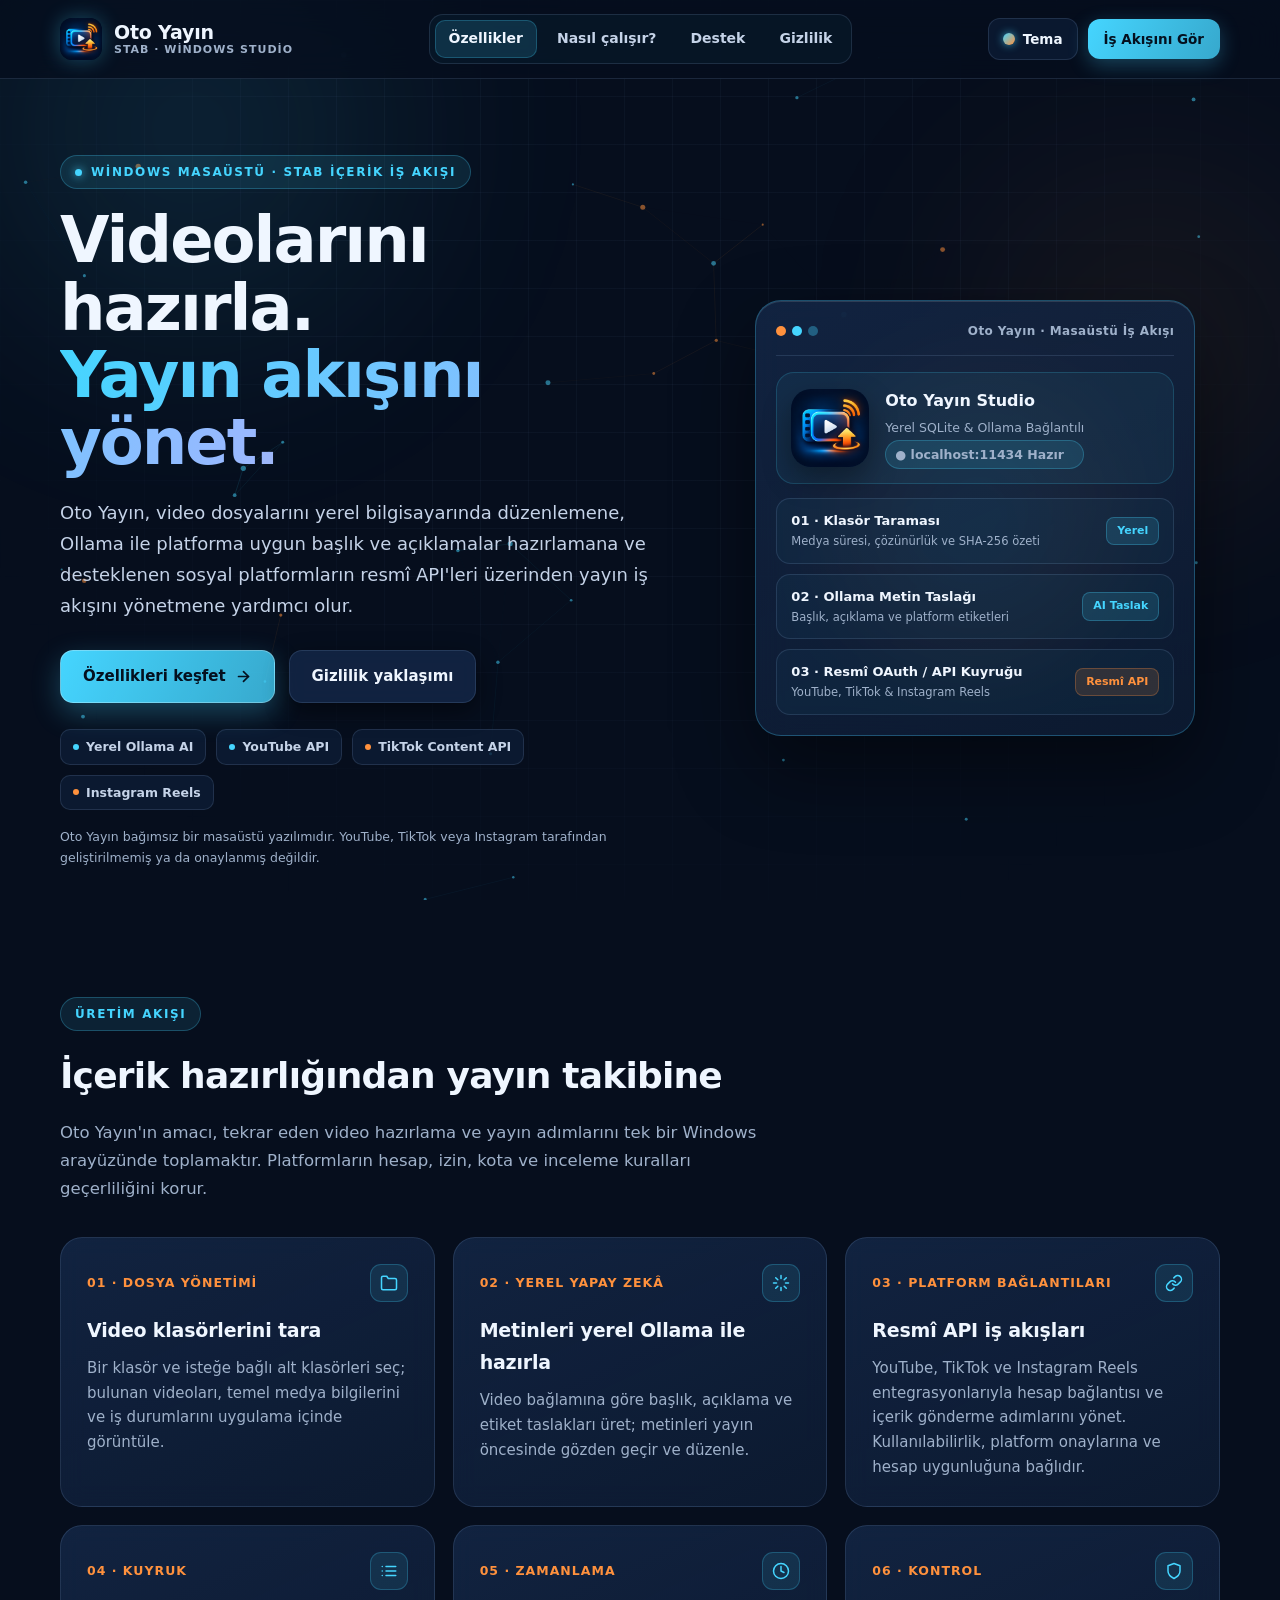
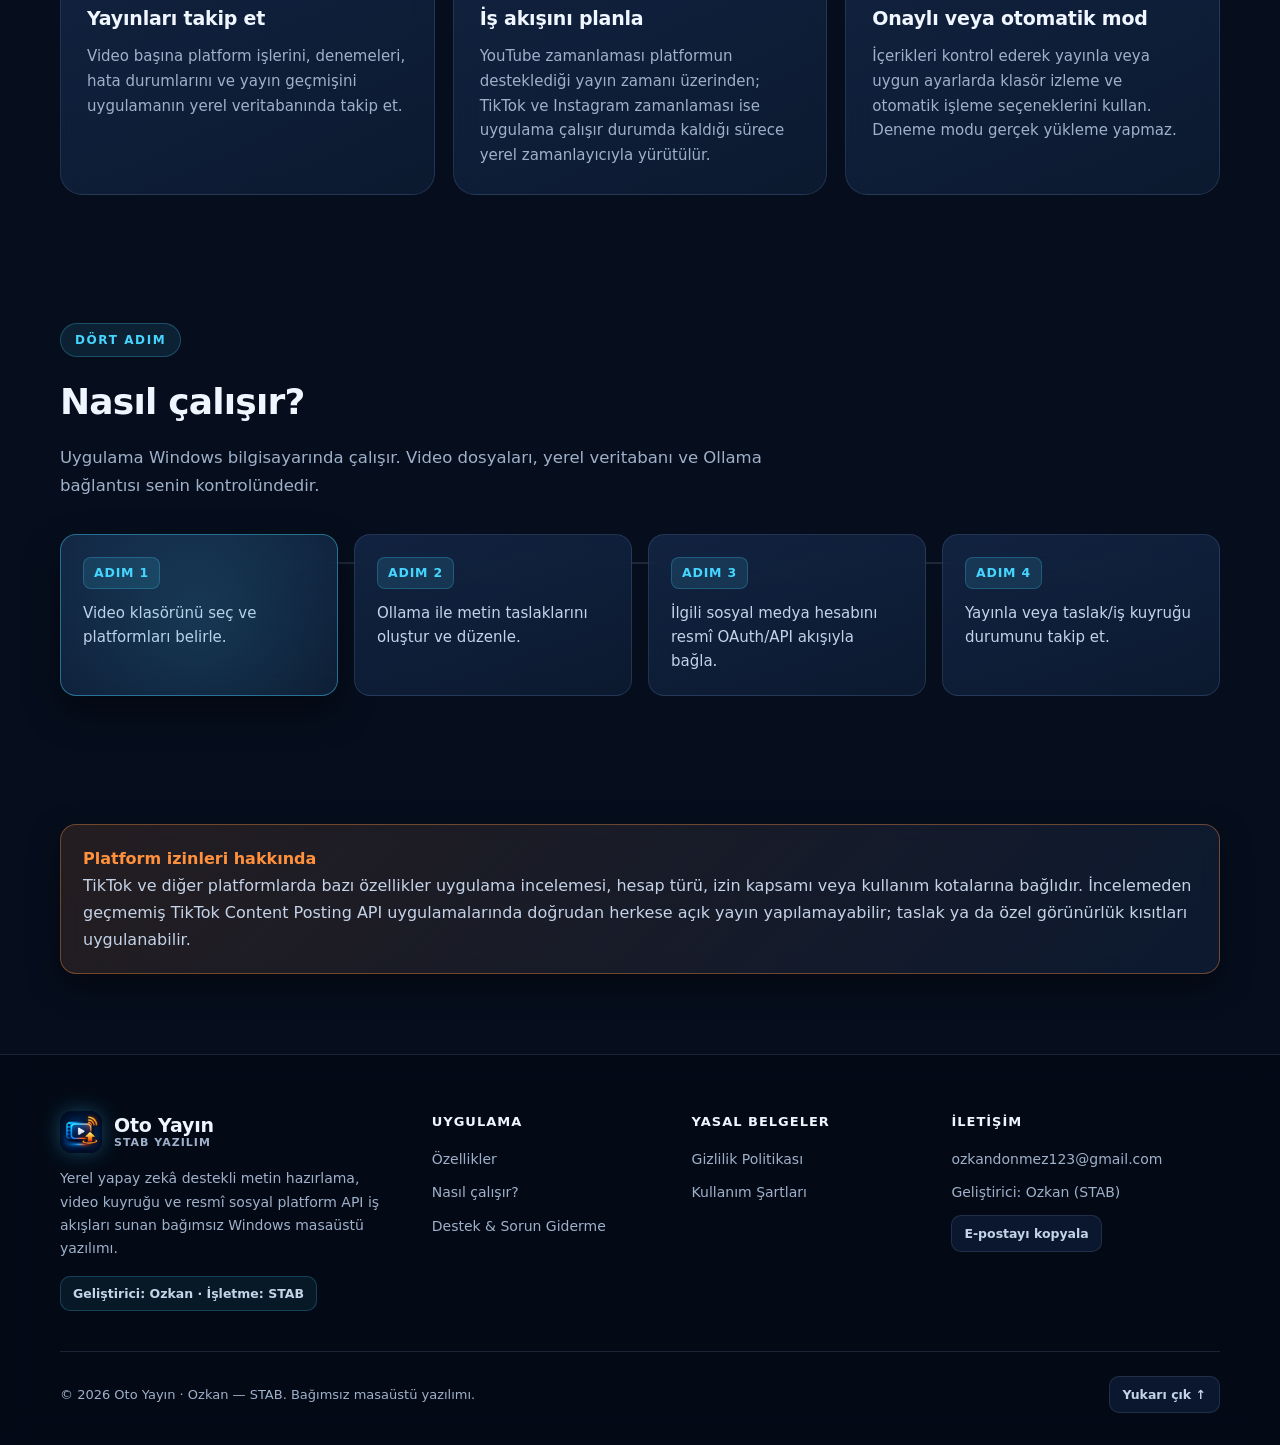
<file: index.html>
<!doctype html>
<html lang="tr">
<head>
  <meta charset="utf-8">
  <meta name="viewport" content="width=device-width,initial-scale=1">
  <title>Oto Yayın — Video içeriklerini tek yerden yönet | STAB</title>
  <meta name="description" content="Oto Yayın, yerel yapay zekâ destekli metin hazırlama, video kuyruğu ve sosyal platformlara resmî API entegrasyonları sunan Windows masaüstü uygulamasıdır.">
  <link rel="icon" href="assets/oto-yayin-icon.png">
  <link rel="stylesheet" href="assets/site.css">
  <script src="assets/site.js" defer></script>
</head>
<body id="ust">
  <header class="top">
    <div class="wrap nav">
      <a class="brand" href="index.html">
        <span class="brand-icon-wrap">
          <img src="assets/oto-yayin-icon.png" alt="Oto Yayın uygulama simgesi">
        </span>
        <span class="brand-text">
          <span>Oto Yayın</span>
          <span class="brand-sub">STAB · Windows Studio</span>
        </span>
      </a>

      <nav class="nav-center" id="nav-center" aria-label="Ana gezinme">
        <a href="#ozellikler" class="active">Özellikler</a>
        <a href="#nasil-calisir">Nasıl çalışır?</a>
        <a href="support.html">Destek</a>
        <a href="privacy.html">Gizlilik</a>
      </nav>

      <div class="nav-actions">
        <button type="button" class="theme-toggle-btn" id="theme-toggle-btn" aria-label="Tema renk ayarlarını aç">
          <span class="theme-swatch-dot" aria-hidden="true"></span>
          <span>Tema</span>
        </button>

        <a class="nav-cta" href="#nasil-calisir">İş Akışını Gör</a>

        <button type="button" class="mobile-menu-btn" id="mobile-menu-btn" aria-label="Menüyü aç">
          <svg width="20" height="20" viewBox="0 0 24 24" fill="none" stroke="currentColor" stroke-width="2" stroke-linecap="round"><line x1="3" y1="6" x2="21" y2="6"/><line x1="3" y1="12" x2="21" y2="12"/><line x1="3" y1="18" x2="21" y2="18"/></svg>
        </button>

        <div class="theme-popover" id="theme-popover" role="dialog" aria-label="Tema ve renk ayarları">
          <div class="theme-pop-header">
            <span>Tema & Renk Ayarı</span>
            <button type="button" class="theme-reset-btn" id="theme-reset-btn">Sıfırla</button>
          </div>

          <span class="theme-label">Renk Paleti</span>
          <div class="theme-presets">
            <button type="button" class="preset-btn active" data-preset="cyber">
              <span class="preset-dots"><i style="background:#45d5ff"></i><i style="background:#ff913d"></i></span>
              <span>Siber Turkuaz</span>
            </button>
            <button type="button" class="preset-btn" data-preset="emerald">
              <span class="preset-dots"><i style="background:#10b981"></i><i style="background:#f59e0b"></i></span>
              <span>Zümrüt Altın</span>
            </button>
            <button type="button" class="preset-btn" data-preset="stab">
              <span class="preset-dots"><i style="background:#a855f7"></i><i style="background:#ec4899"></i></span>
              <span>STAB Neon</span>
            </button>
            <button type="button" class="preset-btn" data-preset="cobalt">
              <span class="preset-dots"><i style="background:#38bdf8"></i><i style="background:#818cf8"></i></span>
              <span>Safir Buz</span>
            </button>
          </div>

          <span class="theme-label">Arka Plan Modu</span>
          <div class="theme-modes">
            <button type="button" class="mode-btn active" data-mode="navy">Lacivert</button>
            <button type="button" class="mode-btn" data-mode="carbon">Karbon</button>
            <button type="button" class="mode-btn" data-mode="light">Aydınlık</button>
          </div>

          <label class="custom-color-row" for="custom-accent-picker">
            <span>Özel Vurgu Rengi</span>
            <input type="color" id="custom-accent-picker" value="#45d5ff">
          </label>
        </div>
      </div>
    </div>
  </header>

  <main>
    <section class="wrap hero">
      <div class="reveal">
        <div class="eyebrow">
          <span class="pulse-dot"></span>
          Windows masaüstü · STAB İçerik İş Akışı
        </div>
        <h1>Videolarını hazırla.<br><span class="gradient">Yayın akışını yönet.</span></h1>
        <p class="lead">Oto Yayın, video dosyalarını yerel bilgisayarında düzenlemene, Ollama ile platforma uygun başlık ve açıklamalar hazırlamana ve desteklenen sosyal platformların resmî API'leri üzerinden yayın iş akışını yönetmene yardımcı olur.</p>

        <div class="actions">
          <a class="btn" href="#ozellikler">
            <span>Özellikleri keşfet</span>
            <svg width="17" height="17" viewBox="0 0 24 24" fill="none" stroke="currentColor" stroke-width="2.4" stroke-linecap="round" stroke-linejoin="round"><line x1="5" y1="12" x2="19" y2="12"/><polyline points="12 5 19 12 12 19"/></svg>
          </a>
          <a class="btn secondary" href="privacy.html">Gizlilik yaklaşımı</a>
        </div>

        <div class="platform-strip" aria-label="Desteklenen teknolojiler ve platformlar">
          <span class="platform-pill"><span class="dot"></span>Yerel Ollama AI</span>
          <span class="platform-pill"><span class="dot"></span>YouTube API</span>
          <span class="platform-pill"><span class="dot orange"></span>TikTok Content API</span>
          <span class="platform-pill"><span class="dot orange"></span>Instagram Reels</span>
        </div>

        <p class="mini">Oto Yayın bağımsız bir masaüstü yazılımıdır. YouTube, TikTok veya Instagram tarafından geliştirilmemiş ya da onaylanmış değildir.</p>
      </div>

      <div class="hero-stage reveal" style="--delay: 0.14s;">
        <div class="hero-orb-glow"></div>
        <div class="signal-ring"></div>
        <div class="signal-ring r2"></div>

        <div class="hero-console">
          <div class="console-topbar">
            <div class="console-dots" aria-hidden="true">
              <span></span><span></span><span></span>
            </div>
            <div class="console-title">Oto Yayın · Masaüstü İş Akışı</div>
          </div>

          <div class="console-hero-row">
            <img class="hero-art" src="assets/oto-yayin-icon.png" alt="Oto Yayın video ve yükleme simgesi">
            <div class="console-app-meta">
              <strong>Oto Yayın Studio</strong>
              <span>Yerel SQLite &amp; Ollama Bağlantılı</span>
              <span class="console-status-tag">● localhost:11434 Hazır</span>
            </div>
          </div>

          <div class="console-queue">
            <div class="queue-item">
              <div class="queue-item-left">
                <b>01 · Klasör Taraması</b>
                <small>Medya süresi, çözünürlük ve SHA-256 özeti</small>
              </div>
              <span class="queue-badge ready">Yerel</span>
            </div>
            <div class="queue-item">
              <div class="queue-item-left">
                <b>02 · Ollama Metin Taslağı</b>
                <small>Başlık, açıklama ve platform etiketleri</small>
              </div>
              <span class="queue-badge ready">AI Taslak</span>
            </div>
            <div class="queue-item">
              <div class="queue-item-left">
                <b>03 · Resmî OAuth / API Kuyruğu</b>
                <small>YouTube, TikTok &amp; Instagram Reels</small>
              </div>
              <span class="queue-badge api">Resmî API</span>
            </div>
          </div>
        </div>
      </div>
    </section>

    <section class="wrap section" id="ozellikler">
      <div class="reveal">
        <div class="eyebrow">Üretim akışı</div>
        <h2>İçerik hazırlığından yayın takibine</h2>
        <p class="section-intro">Oto Yayın'ın amacı, tekrar eden video hazırlama ve yayın adımlarını tek bir Windows arayüzünde toplamaktır. Platformların hesap, izin, kota ve inceleme kuralları geçerliliğini korur.</p>
      </div>

      <div class="grid">
        <article class="card">
          <div class="card-head">
            <div class="num">01 · DOSYA YÖNETİMİ</div>
            <div class="card-icon" aria-hidden="true">
              <svg width="18" height="18" viewBox="0 0 24 24" fill="none" stroke="currentColor" stroke-width="2" stroke-linecap="round" stroke-linejoin="round"><path d="M22 19a2 2 0 0 1-2 2H4a2 2 0 0 1-2-2V5a2 2 0 0 1 2-2h5l2 3h9a2 2 0 0 1 2 2z"/></svg>
            </div>
          </div>
          <h3>Video klasörlerini tara</h3>
          <p>Bir klasör ve isteğe bağlı alt klasörleri seç; bulunan videoları, temel medya bilgilerini ve iş durumlarını uygulama içinde görüntüle.</p>
        </article>

        <article class="card">
          <div class="card-head">
            <div class="num">02 · YEREL YAPAY ZEKÂ</div>
            <div class="card-icon" aria-hidden="true">
              <svg width="18" height="18" viewBox="0 0 24 24" fill="none" stroke="currentColor" stroke-width="2" stroke-linecap="round" stroke-linejoin="round"><path d="M12 2v4M12 18v4M4.93 4.93l2.83 2.83M16.24 16.24l2.83 2.83M2 12h4M18 12h4M4.93 19.07l2.83-2.83M16.24 7.76l2.83-2.83"/></svg>
            </div>
          </div>
          <h3>Metinleri yerel Ollama ile hazırla</h3>
          <p>Video bağlamına göre başlık, açıklama ve etiket taslakları üret; metinleri yayın öncesinde gözden geçir ve düzenle.</p>
        </article>

        <article class="card">
          <div class="card-head">
            <div class="num">03 · PLATFORM BAĞLANTILARI</div>
            <div class="card-icon" aria-hidden="true">
              <svg width="18" height="18" viewBox="0 0 24 24" fill="none" stroke="currentColor" stroke-width="2" stroke-linecap="round" stroke-linejoin="round"><path d="M10 13a5 5 0 0 0 7.54.54l3-3a5 5 0 0 0-7.07-7.07l-1.72 1.71"/><path d="M14 11a5 5 0 0 0-7.54-.54l-3 3a5 5 0 0 0 7.07 7.07l1.71-1.71"/></svg>
            </div>
          </div>
          <h3>Resmî API iş akışları</h3>
          <p>YouTube, TikTok ve Instagram Reels entegrasyonlarıyla hesap bağlantısı ve içerik gönderme adımlarını yönet. Kullanılabilirlik, platform onaylarına ve hesap uygunluğuna bağlıdır.</p>
        </article>

        <article class="card">
          <div class="card-head">
            <div class="num">04 · KUYRUK</div>
            <div class="card-icon" aria-hidden="true">
              <svg width="18" height="18" viewBox="0 0 24 24" fill="none" stroke="currentColor" stroke-width="2" stroke-linecap="round" stroke-linejoin="round"><line x1="8" y1="6" x2="21" y2="6"/><line x1="8" y1="12" x2="21" y2="12"/><line x1="8" y1="18" x2="21" y2="18"/><line x1="3" y1="6" x2="3.01" y2="6"/><line x1="3" y1="12" x2="3.01" y2="12"/><line x1="3" y1="18" x2="3.01" y2="18"/></svg>
            </div>
          </div>
          <h3>Yayınları takip et</h3>
          <p>Video başına platform işlerini, denemeleri, hata durumlarını ve yayın geçmişini uygulamanın yerel veritabanında takip et.</p>
        </article>

        <article class="card">
          <div class="card-head">
            <div class="num">05 · ZAMANLAMA</div>
            <div class="card-icon" aria-hidden="true">
              <svg width="18" height="18" viewBox="0 0 24 24" fill="none" stroke="currentColor" stroke-width="2" stroke-linecap="round" stroke-linejoin="round"><circle cx="12" cy="12" r="10"/><polyline points="12 6 12 12 16 14"/></svg>
            </div>
          </div>
          <h3>İş akışını planla</h3>
          <p>YouTube zamanlaması platformun desteklediği yayın zamanı üzerinden; TikTok ve Instagram zamanlaması ise uygulama çalışır durumda kaldığı sürece yerel zamanlayıcıyla yürütülür.</p>
        </article>

        <article class="card">
          <div class="card-head">
            <div class="num">06 · KONTROL</div>
            <div class="card-icon" aria-hidden="true">
              <svg width="18" height="18" viewBox="0 0 24 24" fill="none" stroke="currentColor" stroke-width="2" stroke-linecap="round" stroke-linejoin="round"><path d="M12 22s8-4 8-10V5l-8-3-8 3v7c0 6 8 10 8 10z"/></svg>
            </div>
          </div>
          <h3>Onaylı veya otomatik mod</h3>
          <p>İçerikleri kontrol ederek yayınla veya uygun ayarlarda klasör izleme ve otomatik işleme seçeneklerini kullan. Deneme modu gerçek yükleme yapmaz.</p>
        </article>
      </div>
    </section>

    <section class="wrap section" id="nasil-calisir">
      <div class="reveal">
        <div class="eyebrow">Dört adım</div>
        <h2>Nasıl çalışır?</h2>
        <p class="section-intro">Uygulama Windows bilgisayarında çalışır. Video dosyaları, yerel veritabanı ve Ollama bağlantısı senin kontrolündedir.</p>
      </div>

      <div class="steps-wrap">
        <div class="steps-track" aria-hidden="true"></div>
        <div class="steps">
          <div class="step is-active">
            <b>ADIM 1</b>
            <p>Video klasörünü seç ve platformları belirle.</p>
          </div>
          <div class="step">
            <b>ADIM 2</b>
            <p>Ollama ile metin taslaklarını oluştur ve düzenle.</p>
          </div>
          <div class="step">
            <b>ADIM 3</b>
            <p>İlgili sosyal medya hesabını resmî OAuth/API akışıyla bağla.</p>
          </div>
          <div class="step">
            <b>ADIM 4</b>
            <p>Yayınla veya taslak/iş kuyruğu durumunu takip et.</p>
          </div>
        </div>
      </div>
    </section>

    <section class="wrap section">
      <div class="notice">
        <strong>Platform izinleri hakkında</strong><br>
        TikTok ve diğer platformlarda bazı özellikler uygulama incelemesi, hesap türü, izin kapsamı veya kullanım kotalarına bağlıdır. İncelemeden geçmemiş TikTok Content Posting API uygulamalarında doğrudan herkese açık yayın yapılamayabilir; taslak ya da özel görünürlük kısıtları uygulanabilir.
      </div>
    </section>
  </main>

  <footer class="footer">
    <div class="wrap">
      <div class="footer-grid">
        <div class="footer-brand">
          <a class="brand" href="index.html">
            <img src="assets/oto-yayin-icon.png" alt="Oto Yayın">
            <span class="brand-text">
              <span>Oto Yayın</span>
              <span class="brand-sub">STAB Yazılım</span>
            </span>
          </a>
          <p>Yerel yapay zekâ destekli metin hazırlama, video kuyruğu ve resmî sosyal platform API iş akışları sunan bağımsız Windows masaüstü yazılımı.</p>
          <span class="dev-pill">Geliştirici: Ozkan · İşletme: STAB</span>
        </div>

        <div class="footer-col">
          <h4>Uygulama</h4>
          <ul>
            <li><a href="index.html#ozellikler">Özellikler</a></li>
            <li><a href="index.html#nasil-calisir">Nasıl çalışır?</a></li>
            <li><a href="support.html">Destek &amp; Sorun Giderme</a></li>
          </ul>
        </div>

        <div class="footer-col">
          <h4>Yasal Belgeler</h4>
          <ul>
            <li><a href="privacy.html">Gizlilik Politikası</a></li>
            <li><a href="terms.html">Kullanım Şartları</a></li>
          </ul>
        </div>

        <div class="footer-col">
          <h4>İletişim</h4>
          <ul>
            <li><a href="mailto:ozkandonmez123@gmail.com">ozkandonmez123@gmail.com</a></li>
            <li><span>Geliştirici: Ozkan (STAB)</span></li>
          </ul>
          <button type="button" class="copy-email-btn" data-copy-email="ozkandonmez123@gmail.com">
            E-postayı kopyala
          </button>
        </div>
      </div>

      <div class="footer-bottom">
        <div>© 2026 Oto Yayın · Ozkan — STAB. Bağımsız masaüstü yazılımı.</div>
        <a class="back-top-btn" href="#ust">Yukarı çık ↑</a>
      </div>
    </div>
  </footer>
</body>
</html>
</file>
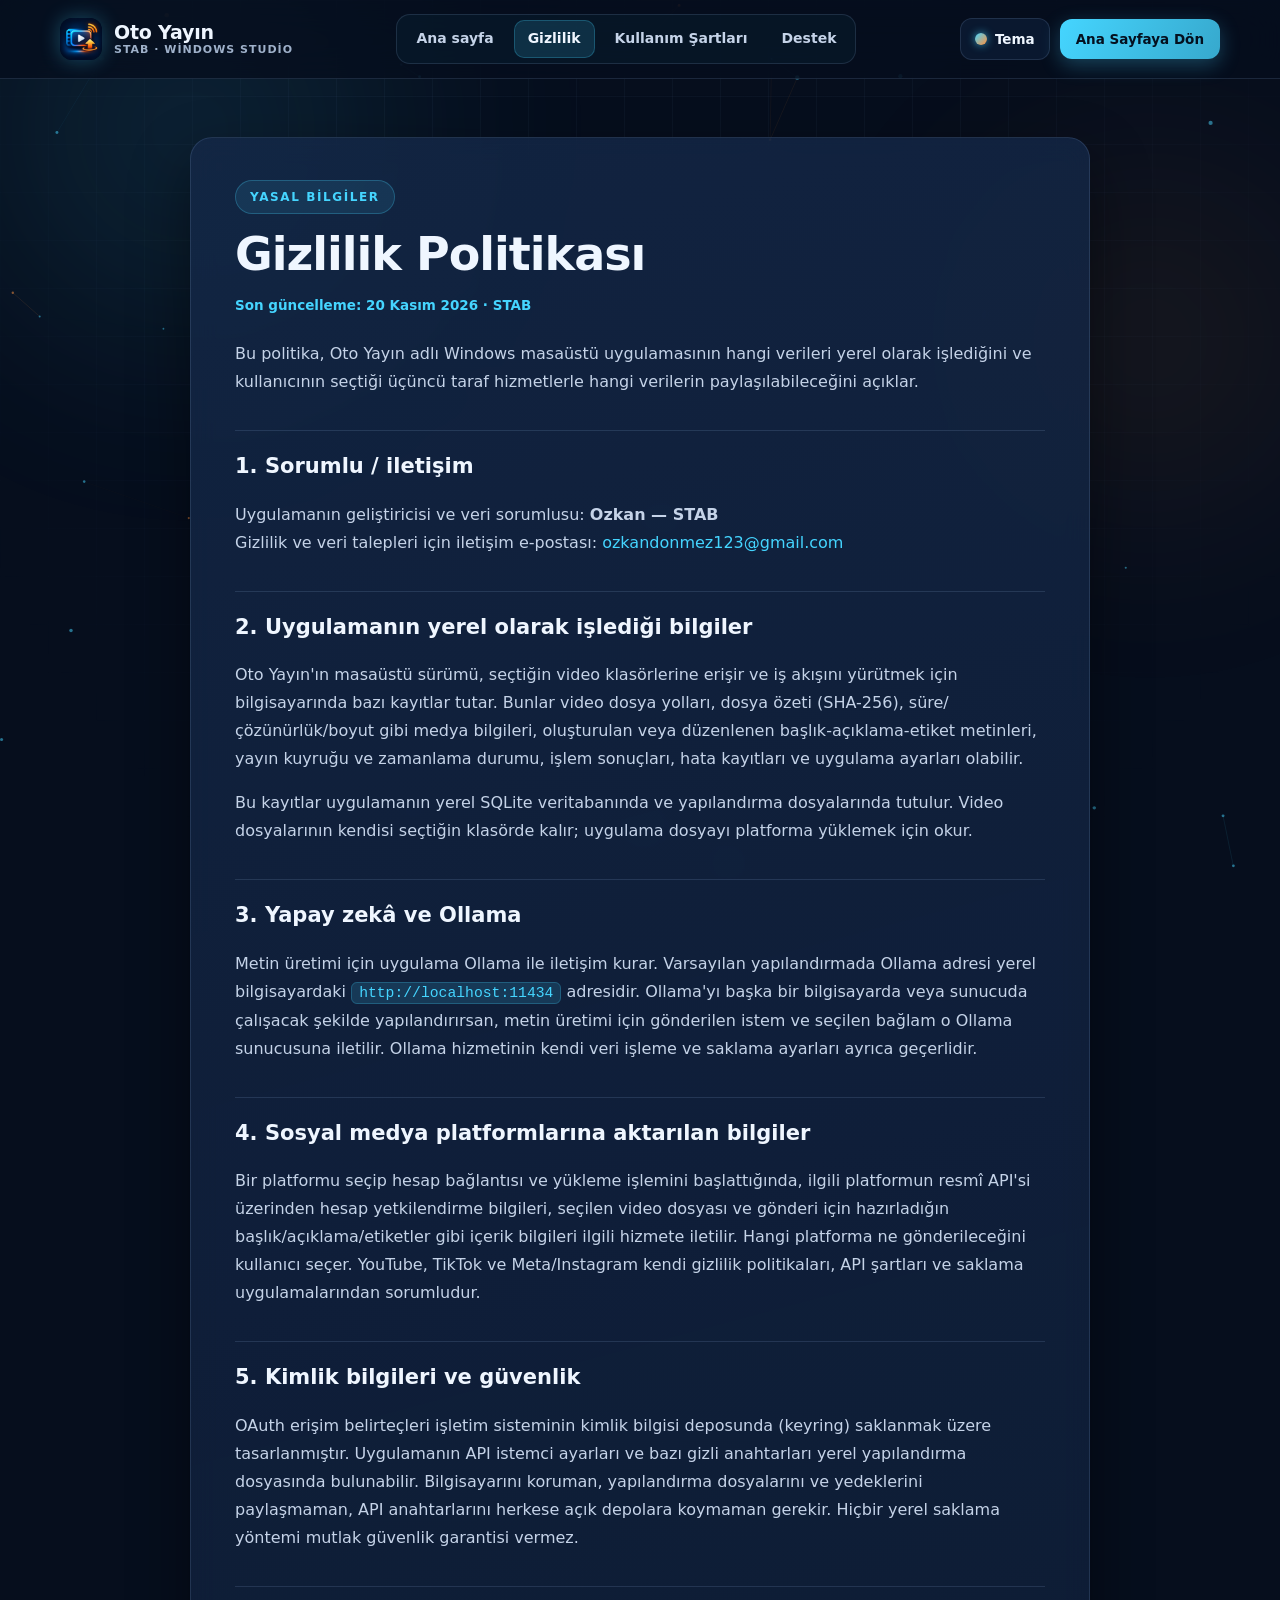
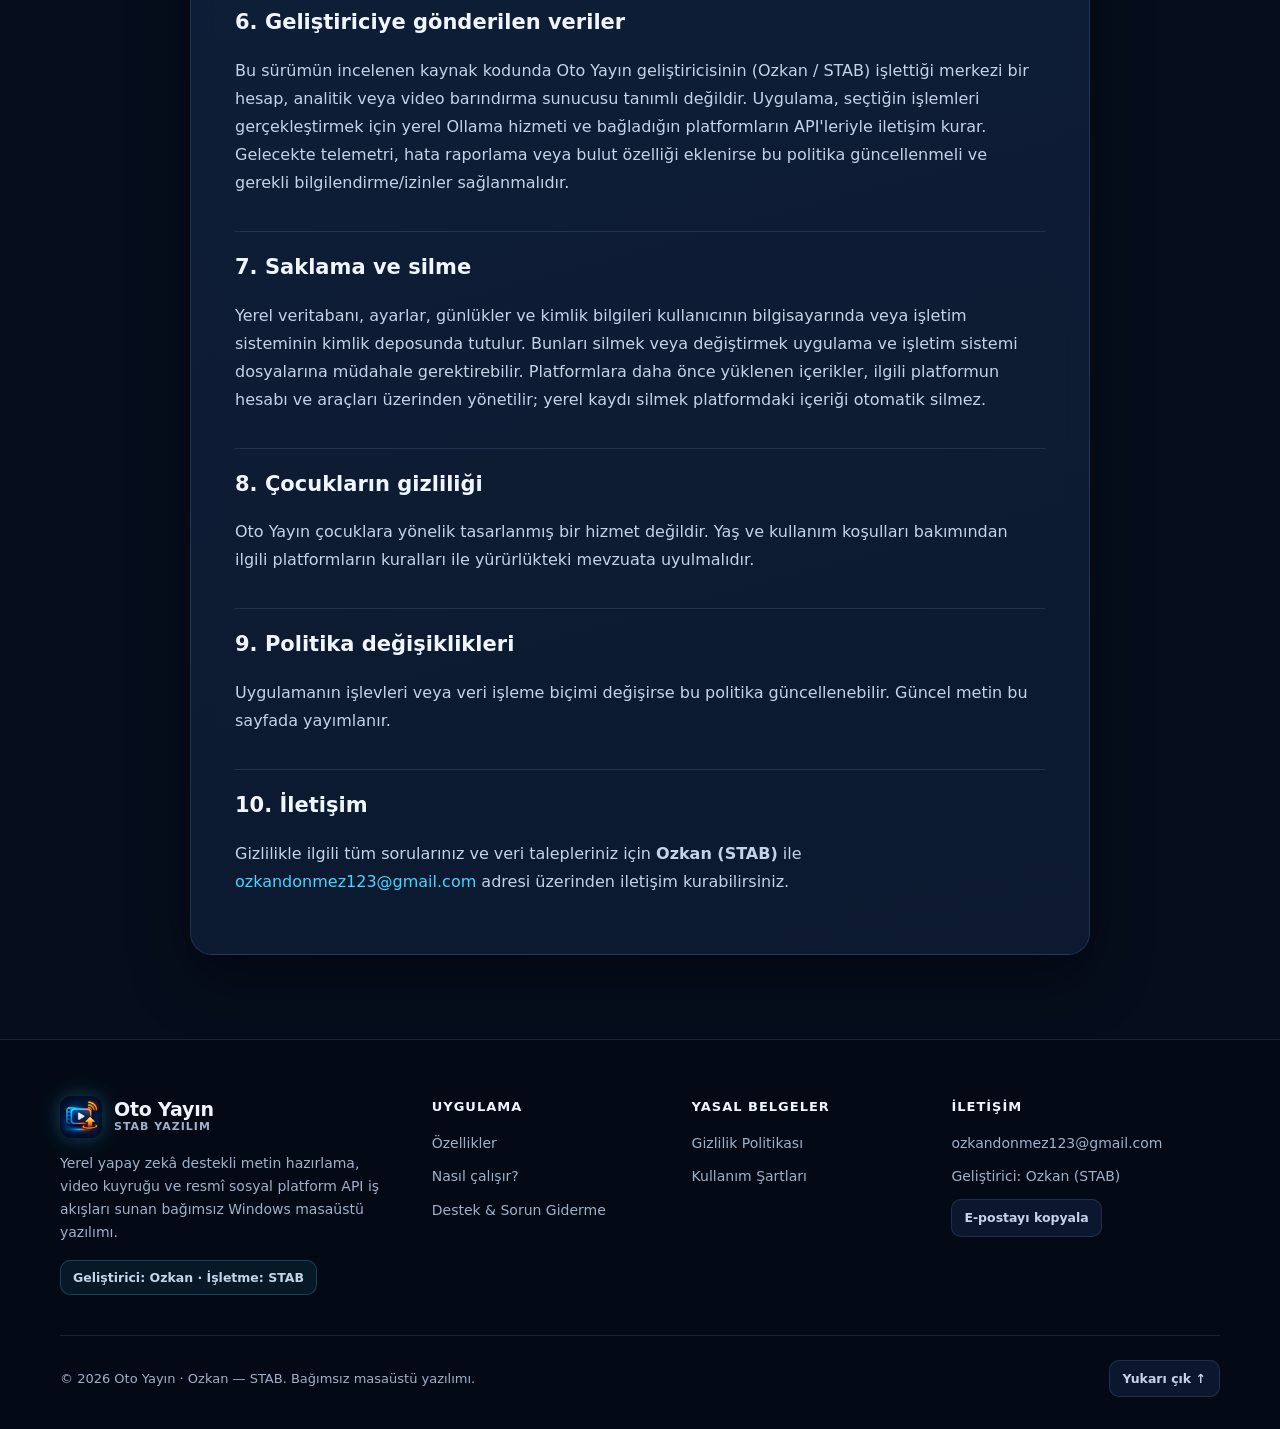
<file: privacy.html>
<!doctype html>
<html lang="tr">
<head>
  <meta charset="utf-8">
  <meta name="viewport" content="width=device-width,initial-scale=1">
  <title>Gizlilik Politikası — Oto Yayın | STAB</title>
  <meta name="description" content="Oto Yayın masaüstü uygulamasının veri işleme ve gizlilik yaklaşımı.">
  <link rel="icon" href="assets/oto-yayin-icon.png">
  <link rel="stylesheet" href="assets/site.css">
  <script src="assets/site.js" defer></script>
</head>
<body id="ust">
  <header class="top">
    <div class="wrap nav">
      <a class="brand" href="index.html">
        <span class="brand-icon-wrap">
          <img src="assets/oto-yayin-icon.png" alt="Oto Yayın">
        </span>
        <span class="brand-text">
          <span>Oto Yayın</span>
          <span class="brand-sub">STAB · Windows Studio</span>
        </span>
      </a>

      <nav class="nav-center" id="nav-center" aria-label="Ana gezinme">
        <a href="index.html">Ana sayfa</a>
        <a href="privacy.html" class="active">Gizlilik</a>
        <a href="terms.html">Kullanım Şartları</a>
        <a href="support.html">Destek</a>
      </nav>

      <div class="nav-actions">
        <button type="button" class="theme-toggle-btn" id="theme-toggle-btn" aria-label="Tema renk ayarlarını aç">
          <span class="theme-swatch-dot" aria-hidden="true"></span>
          <span>Tema</span>
        </button>

        <a class="nav-cta" href="index.html">Ana Sayfaya Dön</a>

        <button type="button" class="mobile-menu-btn" id="mobile-menu-btn" aria-label="Menüyü aç">
          <svg width="20" height="20" viewBox="0 0 24 24" fill="none" stroke="currentColor" stroke-width="2" stroke-linecap="round"><line x1="3" y1="6" x2="21" y2="6"/><line x1="3" y1="12" x2="21" y2="12"/><line x1="3" y1="18" x2="21" y2="18"/></svg>
        </button>

        <div class="theme-popover" id="theme-popover" role="dialog" aria-label="Tema ve renk ayarları">
          <div class="theme-pop-header">
            <span>Tema & Renk Ayarı</span>
            <button type="button" class="theme-reset-btn" id="theme-reset-btn">Sıfırla</button>
          </div>
          <span class="theme-label">Renk Paleti</span>
          <div class="theme-presets">
            <button type="button" class="preset-btn active" data-preset="cyber"><span class="preset-dots"><i style="background:#45d5ff"></i><i style="background:#ff913d"></i></span><span>Siber Turkuaz</span></button>
            <button type="button" class="preset-btn" data-preset="emerald"><span class="preset-dots"><i style="background:#10b981"></i><i style="background:#f59e0b"></i></span><span>Zümrüt Altın</span></button>
            <button type="button" class="preset-btn" data-preset="stab"><span class="preset-dots"><i style="background:#a855f7"></i><i style="background:#ec4899"></i></span><span>STAB Neon</span></button>
            <button type="button" class="preset-btn" data-preset="cobalt"><span class="preset-dots"><i style="background:#38bdf8"></i><i style="background:#818cf8"></i></span><span>Safir Buz</span></button>
          </div>
          <span class="theme-label">Arka Plan Modu</span>
          <div class="theme-modes">
            <button type="button" class="mode-btn active" data-mode="navy">Lacivert</button>
            <button type="button" class="mode-btn" data-mode="carbon">Karbon</button>
            <button type="button" class="mode-btn" data-mode="light">Aydınlık</button>
          </div>
          <label class="custom-color-row" for="custom-accent-picker">
            <span>Özel Vurgu Rengi</span>
            <input type="color" id="custom-accent-picker" value="#45d5ff">
          </label>
        </div>
      </div>
    </div>
  </header>

  <main class="wrap doc">
    <div class="doc-card reveal">
      <div class="eyebrow">Yasal bilgiler</div>
      <h1>Gizlilik Politikası</h1>
      <p class="meta">Son güncelleme: 20 Kasım 2026 · STAB</p>
      <p>Bu politika, Oto Yayın adlı Windows masaüstü uygulamasının hangi verileri yerel olarak işlediğini ve kullanıcının seçtiği üçüncü taraf hizmetlerle hangi verilerin paylaşılabileceğini açıklar.</p>

      <h2>1. Sorumlu / iletişim</h2>
      <p>Uygulamanın geliştiricisi ve veri sorumlusu: <strong>Ozkan — STAB</strong><br>Gizlilik ve veri talepleri için iletişim e-postası: <a href="mailto:ozkandonmez123@gmail.com">ozkandonmez123@gmail.com</a></p>

      <h2>2. Uygulamanın yerel olarak işlediği bilgiler</h2>
      <p>Oto Yayın'ın masaüstü sürümü, seçtiğin video klasörlerine erişir ve iş akışını yürütmek için bilgisayarında bazı kayıtlar tutar. Bunlar video dosya yolları, dosya özeti (SHA-256), süre/çözünürlük/boyut gibi medya bilgileri, oluşturulan veya düzenlenen başlık-açıklama-etiket metinleri, yayın kuyruğu ve zamanlama durumu, işlem sonuçları, hata kayıtları ve uygulama ayarları olabilir.</p>
      <p>Bu kayıtlar uygulamanın yerel SQLite veritabanında ve yapılandırma dosyalarında tutulur. Video dosyalarının kendisi seçtiğin klasörde kalır; uygulama dosyayı platforma yüklemek için okur.</p>

      <h2>3. Yapay zekâ ve Ollama</h2>
      <p>Metin üretimi için uygulama Ollama ile iletişim kurar. Varsayılan yapılandırmada Ollama adresi yerel bilgisayardaki <code>http://localhost:11434</code> adresidir. Ollama'yı başka bir bilgisayarda veya sunucuda çalışacak şekilde yapılandırırsan, metin üretimi için gönderilen istem ve seçilen bağlam o Ollama sunucusuna iletilir. Ollama hizmetinin kendi veri işleme ve saklama ayarları ayrıca geçerlidir.</p>

      <h2>4. Sosyal medya platformlarına aktarılan bilgiler</h2>
      <p>Bir platformu seçip hesap bağlantısı ve yükleme işlemini başlattığında, ilgili platformun resmî API'si üzerinden hesap yetkilendirme bilgileri, seçilen video dosyası ve gönderi için hazırladığın başlık/açıklama/etiketler gibi içerik bilgileri ilgili hizmete iletilir. Hangi platforma ne gönderileceğini kullanıcı seçer. YouTube, TikTok ve Meta/Instagram kendi gizlilik politikaları, API şartları ve saklama uygulamalarından sorumludur.</p>

      <h2>5. Kimlik bilgileri ve güvenlik</h2>
      <p>OAuth erişim belirteçleri işletim sisteminin kimlik bilgisi deposunda (keyring) saklanmak üzere tasarlanmıştır. Uygulamanın API istemci ayarları ve bazı gizli anahtarları yerel yapılandırma dosyasında bulunabilir. Bilgisayarını koruman, yapılandırma dosyalarını ve yedeklerini paylaşmaman, API anahtarlarını herkese açık depolara koymaman gerekir. Hiçbir yerel saklama yöntemi mutlak güvenlik garantisi vermez.</p>

      <h2>6. Geliştiriciye gönderilen veriler</h2>
      <p>Bu sürümün incelenen kaynak kodunda Oto Yayın geliştiricisinin (Ozkan / STAB) işlettiği merkezi bir hesap, analitik veya video barındırma sunucusu tanımlı değildir. Uygulama, seçtiğin işlemleri gerçekleştirmek için yerel Ollama hizmeti ve bağladığın platformların API'leriyle iletişim kurar. Gelecekte telemetri, hata raporlama veya bulut özelliği eklenirse bu politika güncellenmeli ve gerekli bilgilendirme/izinler sağlanmalıdır.</p>

      <h2>7. Saklama ve silme</h2>
      <p>Yerel veritabanı, ayarlar, günlükler ve kimlik bilgileri kullanıcının bilgisayarında veya işletim sisteminin kimlik deposunda tutulur. Bunları silmek veya değiştirmek uygulama ve işletim sistemi dosyalarına müdahale gerektirebilir. Platformlara daha önce yüklenen içerikler, ilgili platformun hesabı ve araçları üzerinden yönetilir; yerel kaydı silmek platformdaki içeriği otomatik silmez.</p>

      <h2>8. Çocukların gizliliği</h2>
      <p>Oto Yayın çocuklara yönelik tasarlanmış bir hizmet değildir. Yaş ve kullanım koşulları bakımından ilgili platformların kuralları ile yürürlükteki mevzuata uyulmalıdır.</p>

      <h2>9. Politika değişiklikleri</h2>
      <p>Uygulamanın işlevleri veya veri işleme biçimi değişirse bu politika güncellenebilir. Güncel metin bu sayfada yayımlanır.</p>

      <h2>10. İletişim</h2>
      <p>Gizlilikle ilgili tüm sorularınız ve veri talepleriniz için <strong>Ozkan (STAB)</strong> ile <a href="mailto:ozkandonmez123@gmail.com">ozkandonmez123@gmail.com</a> adresi üzerinden iletişim kurabilirsiniz.</p>
    </div>
  </main>

  <footer class="footer">
    <div class="wrap">
      <div class="footer-grid">
        <div class="footer-brand">
          <a class="brand" href="index.html">
            <img src="assets/oto-yayin-icon.png" alt="Oto Yayın">
            <span class="brand-text">
              <span>Oto Yayın</span>
              <span class="brand-sub">STAB Yazılım</span>
            </span>
          </a>
          <p>Yerel yapay zekâ destekli metin hazırlama, video kuyruğu ve resmî sosyal platform API iş akışları sunan bağımsız Windows masaüstü yazılımı.</p>
          <span class="dev-pill">Geliştirici: Ozkan · İşletme: STAB</span>
        </div>

        <div class="footer-col">
          <h4>Uygulama</h4>
          <ul>
            <li><a href="index.html#ozellikler">Özellikler</a></li>
            <li><a href="index.html#nasil-calisir">Nasıl çalışır?</a></li>
            <li><a href="support.html">Destek &amp; Sorun Giderme</a></li>
          </ul>
        </div>

        <div class="footer-col">
          <h4>Yasal Belgeler</h4>
          <ul>
            <li><a href="privacy.html">Gizlilik Politikası</a></li>
            <li><a href="terms.html">Kullanım Şartları</a></li>
          </ul>
        </div>

        <div class="footer-col">
          <h4>İletişim</h4>
          <ul>
            <li><a href="mailto:ozkandonmez123@gmail.com">ozkandonmez123@gmail.com</a></li>
            <li><span>Geliştirici: Ozkan (STAB)</span></li>
          </ul>
          <button type="button" class="copy-email-btn" data-copy-email="ozkandonmez123@gmail.com">
            E-postayı kopyala
          </button>
        </div>
      </div>

      <div class="footer-bottom">
        <div>© 2026 Oto Yayın · Ozkan — STAB. Bağımsız masaüstü yazılımı.</div>
        <a class="back-top-btn" href="#ust">Yukarı çık ↑</a>
      </div>
    </div>
  </footer>
</body>
</html>
</file>
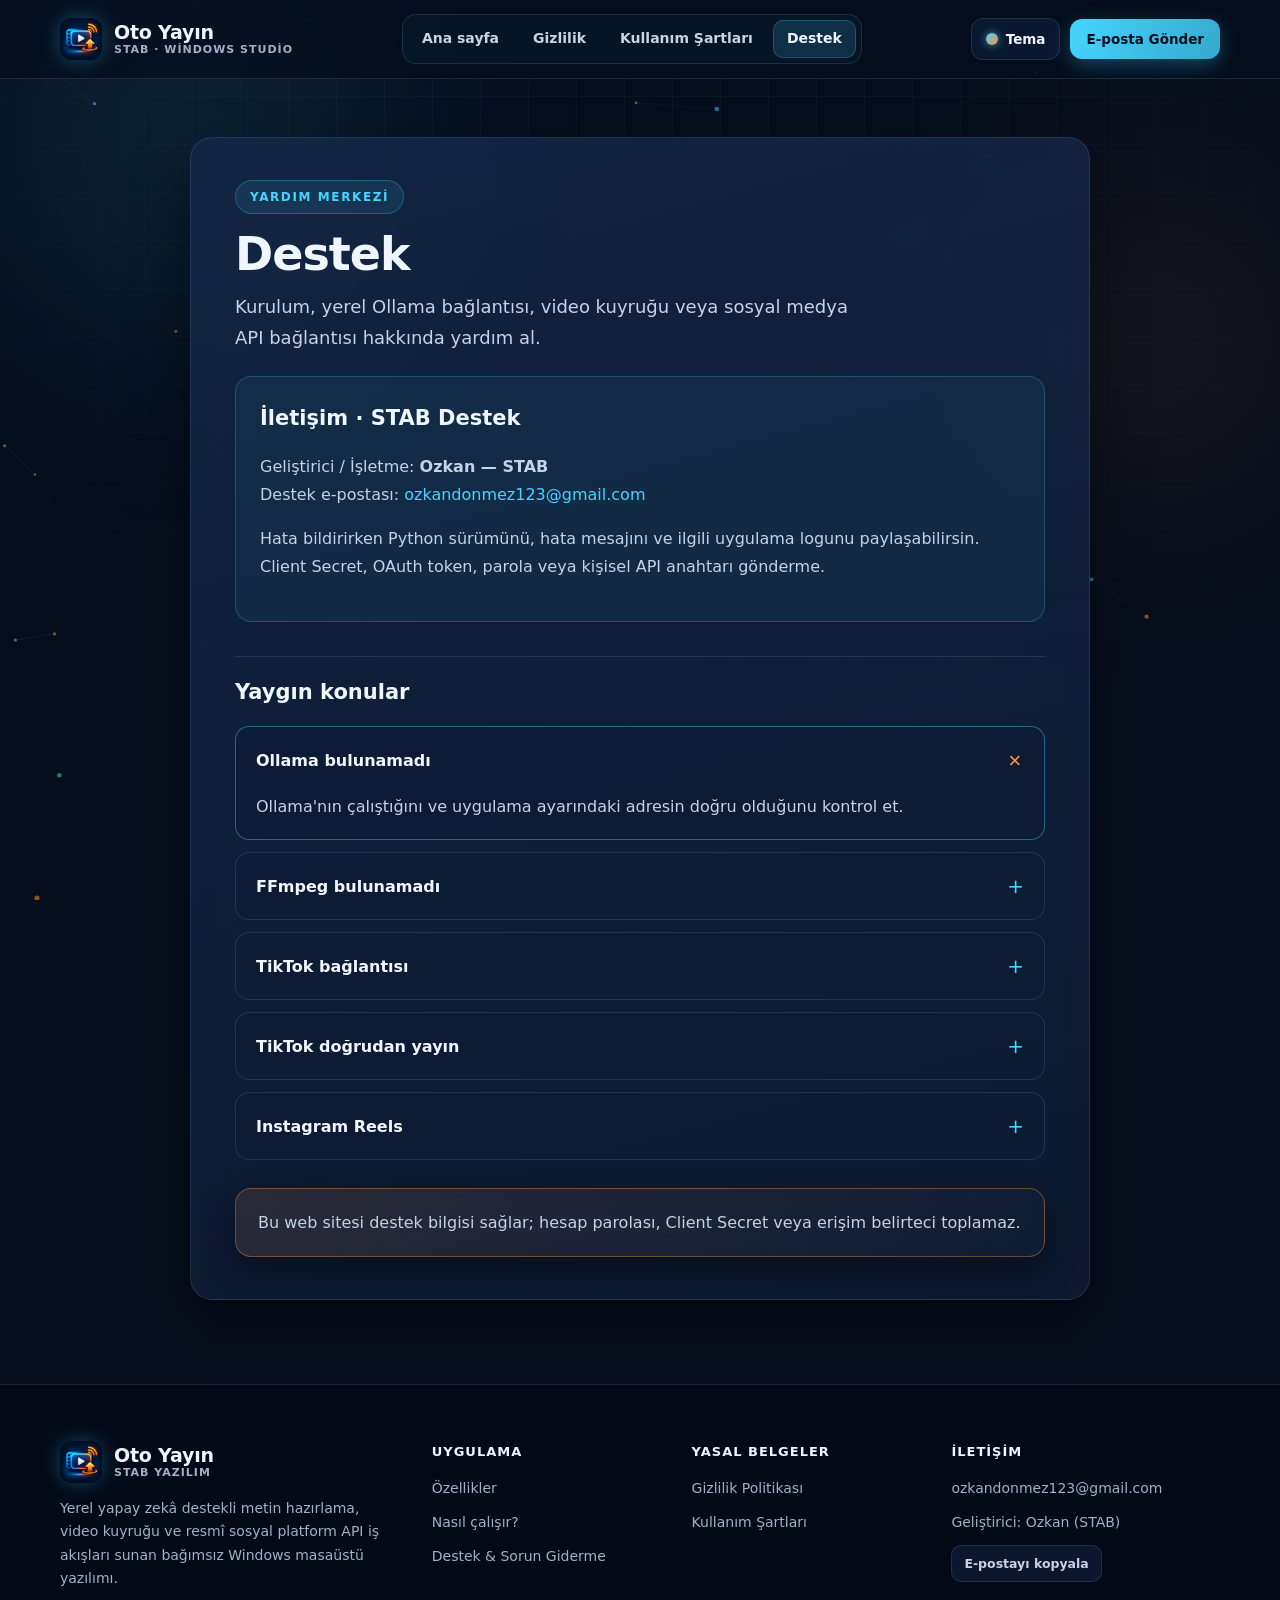
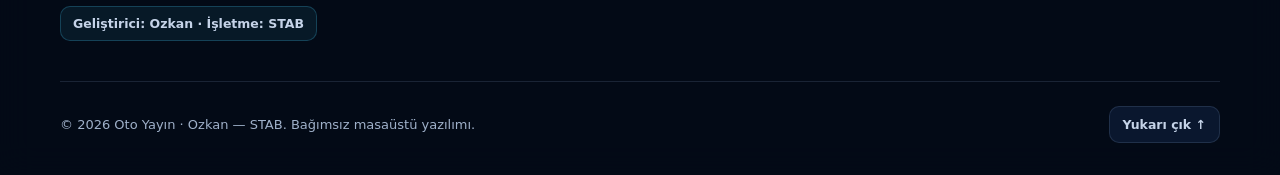
<file: support.html>
<!doctype html>
<html lang="tr">
<head>
  <meta charset="utf-8">
  <meta name="viewport" content="width=device-width,initial-scale=1">
  <title>Destek — Oto Yayın | STAB</title>
  <meta name="description" content="Oto Yayın destek ve sorun giderme bilgileri.">
  <link rel="icon" href="assets/oto-yayin-icon.png">
  <link rel="stylesheet" href="assets/site.css">
  <script src="assets/site.js" defer></script>
</head>
<body id="ust">
  <header class="top">
    <div class="wrap nav">
      <a class="brand" href="index.html">
        <span class="brand-icon-wrap">
          <img src="assets/oto-yayin-icon.png" alt="Oto Yayın">
        </span>
        <span class="brand-text">
          <span>Oto Yayın</span>
          <span class="brand-sub">STAB · Windows Studio</span>
        </span>
      </a>

      <nav class="nav-center" id="nav-center" aria-label="Ana gezinme">
        <a href="index.html">Ana sayfa</a>
        <a href="privacy.html">Gizlilik</a>
        <a href="terms.html">Kullanım Şartları</a>
        <a href="support.html" class="active">Destek</a>
      </nav>

      <div class="nav-actions">
        <button type="button" class="theme-toggle-btn" id="theme-toggle-btn" aria-label="Tema renk ayarlarını aç">
          <span class="theme-swatch-dot" aria-hidden="true"></span>
          <span>Tema</span>
        </button>

        <a class="nav-cta" href="mailto:ozkandonmez123@gmail.com">E-posta Gönder</a>

        <button type="button" class="mobile-menu-btn" id="mobile-menu-btn" aria-label="Menüyü aç">
          <svg width="20" height="20" viewBox="0 0 24 24" fill="none" stroke="currentColor" stroke-width="2" stroke-linecap="round"><line x1="3" y1="6" x2="21" y2="6"/><line x1="3" y1="12" x2="21" y2="12"/><line x1="3" y1="18" x2="21" y2="18"/></svg>
        </button>

        <div class="theme-popover" id="theme-popover" role="dialog" aria-label="Tema ve renk ayarları">
          <div class="theme-pop-header">
            <span>Tema & Renk Ayarı</span>
            <button type="button" class="theme-reset-btn" id="theme-reset-btn">Sıfırla</button>
          </div>
          <span class="theme-label">Renk Paleti</span>
          <div class="theme-presets">
            <button type="button" class="preset-btn active" data-preset="cyber"><span class="preset-dots"><i style="background:#45d5ff"></i><i style="background:#ff913d"></i></span><span>Siber Turkuaz</span></button>
            <button type="button" class="preset-btn" data-preset="emerald"><span class="preset-dots"><i style="background:#10b981"></i><i style="background:#f59e0b"></i></span><span>Zümrüt Altın</span></button>
            <button type="button" class="preset-btn" data-preset="stab"><span class="preset-dots"><i style="background:#a855f7"></i><i style="background:#ec4899"></i></span><span>STAB Neon</span></button>
            <button type="button" class="preset-btn" data-preset="cobalt"><span class="preset-dots"><i style="background:#38bdf8"></i><i style="background:#818cf8"></i></span><span>Safir Buz</span></button>
          </div>
          <span class="theme-label">Arka Plan Modu</span>
          <div class="theme-modes">
            <button type="button" class="mode-btn active" data-mode="navy">Lacivert</button>
            <button type="button" class="mode-btn" data-mode="carbon">Karbon</button>
            <button type="button" class="mode-btn" data-mode="light">Aydınlık</button>
          </div>
          <label class="custom-color-row" for="custom-accent-picker">
            <span>Özel Vurgu Rengi</span>
            <input type="color" id="custom-accent-picker" value="#45d5ff">
          </label>
        </div>
      </div>
    </div>
  </header>

  <main class="wrap doc">
    <div class="doc-card reveal">
      <div class="eyebrow">Yardım merkezi</div>
      <h1>Destek</h1>
      <p class="lead">Kurulum, yerel Ollama bağlantısı, video kuyruğu veya sosyal medya API bağlantısı hakkında yardım al.</p>

      <div class="support-box">
        <h2>İletişim · STAB Destek</h2>
        <p>Geliştirici / İşletme: <strong>Ozkan — STAB</strong><br>Destek e-postası: <a href="mailto:ozkandonmez123@gmail.com">ozkandonmez123@gmail.com</a></p>
        <p>Hata bildirirken Python sürümünü, hata mesajını ve ilgili uygulama logunu paylaşabilirsin. Client Secret, OAuth token, parola veya kişisel API anahtarı gönderme.</p>
      </div>

      <h2>Yaygın konular</h2>
      <div class="faq-list">
        <details class="faq-item" open>
          <summary>Ollama bulunamadı</summary>
          <p>Ollama'nın çalıştığını ve uygulama ayarındaki adresin doğru olduğunu kontrol et.</p>
        </details>
        <details class="faq-item">
          <summary>FFmpeg bulunamadı</summary>
          <p>FFmpeg ve FFprobe kurulumunun PATH içinde olduğunu doğrula.</p>
        </details>
        <details class="faq-item">
          <summary>TikTok bağlantısı</summary>
          <p>Client Key/Secret, Login Kit, Redirect URI, izin kapsamları ve uygulama onay durumunu kontrol et.</p>
        </details>
        <details class="faq-item">
          <summary>TikTok doğrudan yayın</summary>
          <p>Uygulama incelemesi ve hesap gizlilik seçenekleri kısıt getirebilir. İlk denemelerde taslak modunu tercih et.</p>
        </details>
        <details class="faq-item">
          <summary>Instagram Reels</summary>
          <p>Profesyonel hesap, uygun izinler ve geçerli erişim belirteci gerekir.</p>
        </details>
      </div>

      <div class="notice">Bu web sitesi destek bilgisi sağlar; hesap parolası, Client Secret veya erişim belirteci toplamaz.</div>
    </div>
  </main>

  <footer class="footer">
    <div class="wrap">
      <div class="footer-grid">
        <div class="footer-brand">
          <a class="brand" href="index.html">
            <img src="assets/oto-yayin-icon.png" alt="Oto Yayın">
            <span class="brand-text">
              <span>Oto Yayın</span>
              <span class="brand-sub">STAB Yazılım</span>
            </span>
          </a>
          <p>Yerel yapay zekâ destekli metin hazırlama, video kuyruğu ve resmî sosyal platform API iş akışları sunan bağımsız Windows masaüstü yazılımı.</p>
          <span class="dev-pill">Geliştirici: Ozkan · İşletme: STAB</span>
        </div>

        <div class="footer-col">
          <h4>Uygulama</h4>
          <ul>
            <li><a href="index.html#ozellikler">Özellikler</a></li>
            <li><a href="index.html#nasil-calisir">Nasıl çalışır?</a></li>
            <li><a href="support.html">Destek &amp; Sorun Giderme</a></li>
          </ul>
        </div>

        <div class="footer-col">
          <h4>Yasal Belgeler</h4>
          <ul>
            <li><a href="privacy.html">Gizlilik Politikası</a></li>
            <li><a href="terms.html">Kullanım Şartları</a></li>
          </ul>
        </div>

        <div class="footer-col">
          <h4>İletişim</h4>
          <ul>
            <li><a href="mailto:ozkandonmez123@gmail.com">ozkandonmez123@gmail.com</a></li>
            <li><span>Geliştirici: Ozkan (STAB)</span></li>
          </ul>
          <button type="button" class="copy-email-btn" data-copy-email="ozkandonmez123@gmail.com">
            E-postayı kopyala
          </button>
        </div>
      </div>

      <div class="footer-bottom">
        <div>© 2026 Oto Yayın · Ozkan — STAB. Bağımsız masaüstü yazılımı.</div>
        <a class="back-top-btn" href="#ust">Yukarı çık ↑</a>
      </div>
    </div>
  </footer>
</body>
</html>
</file>
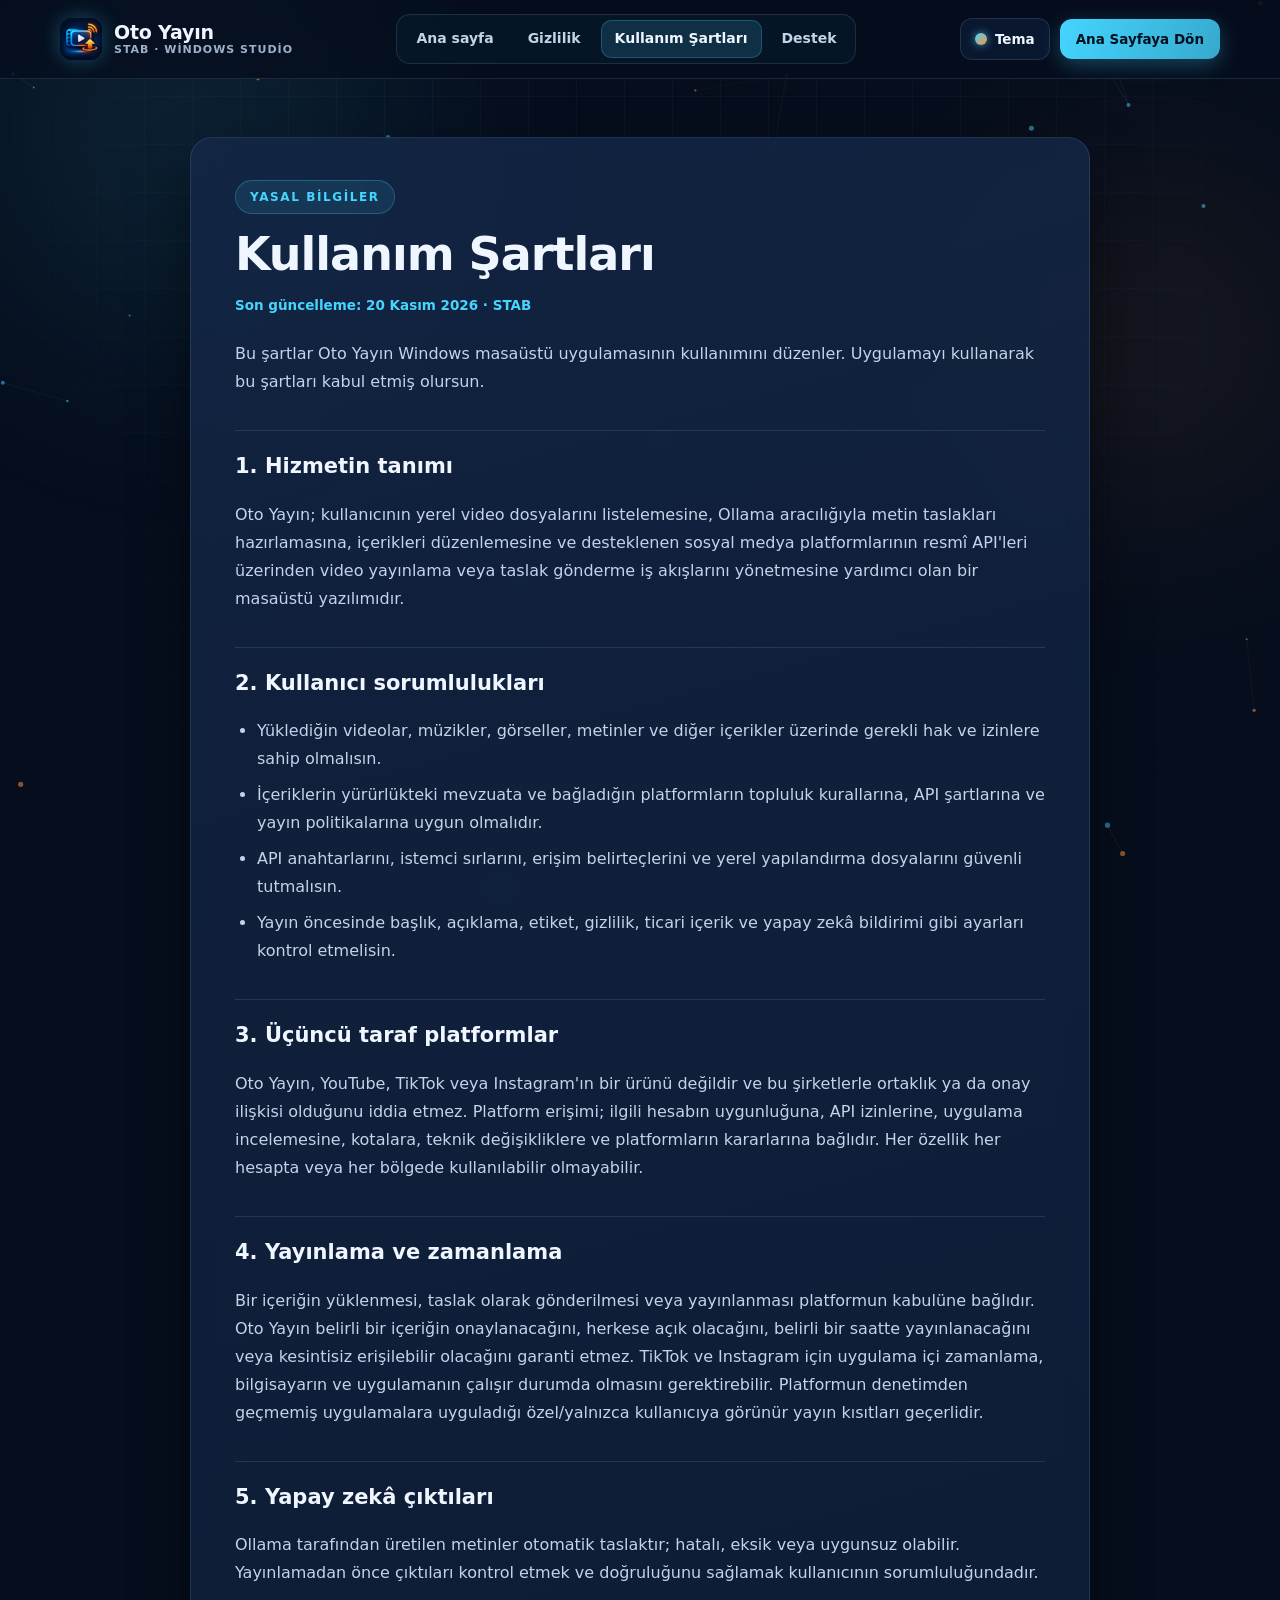
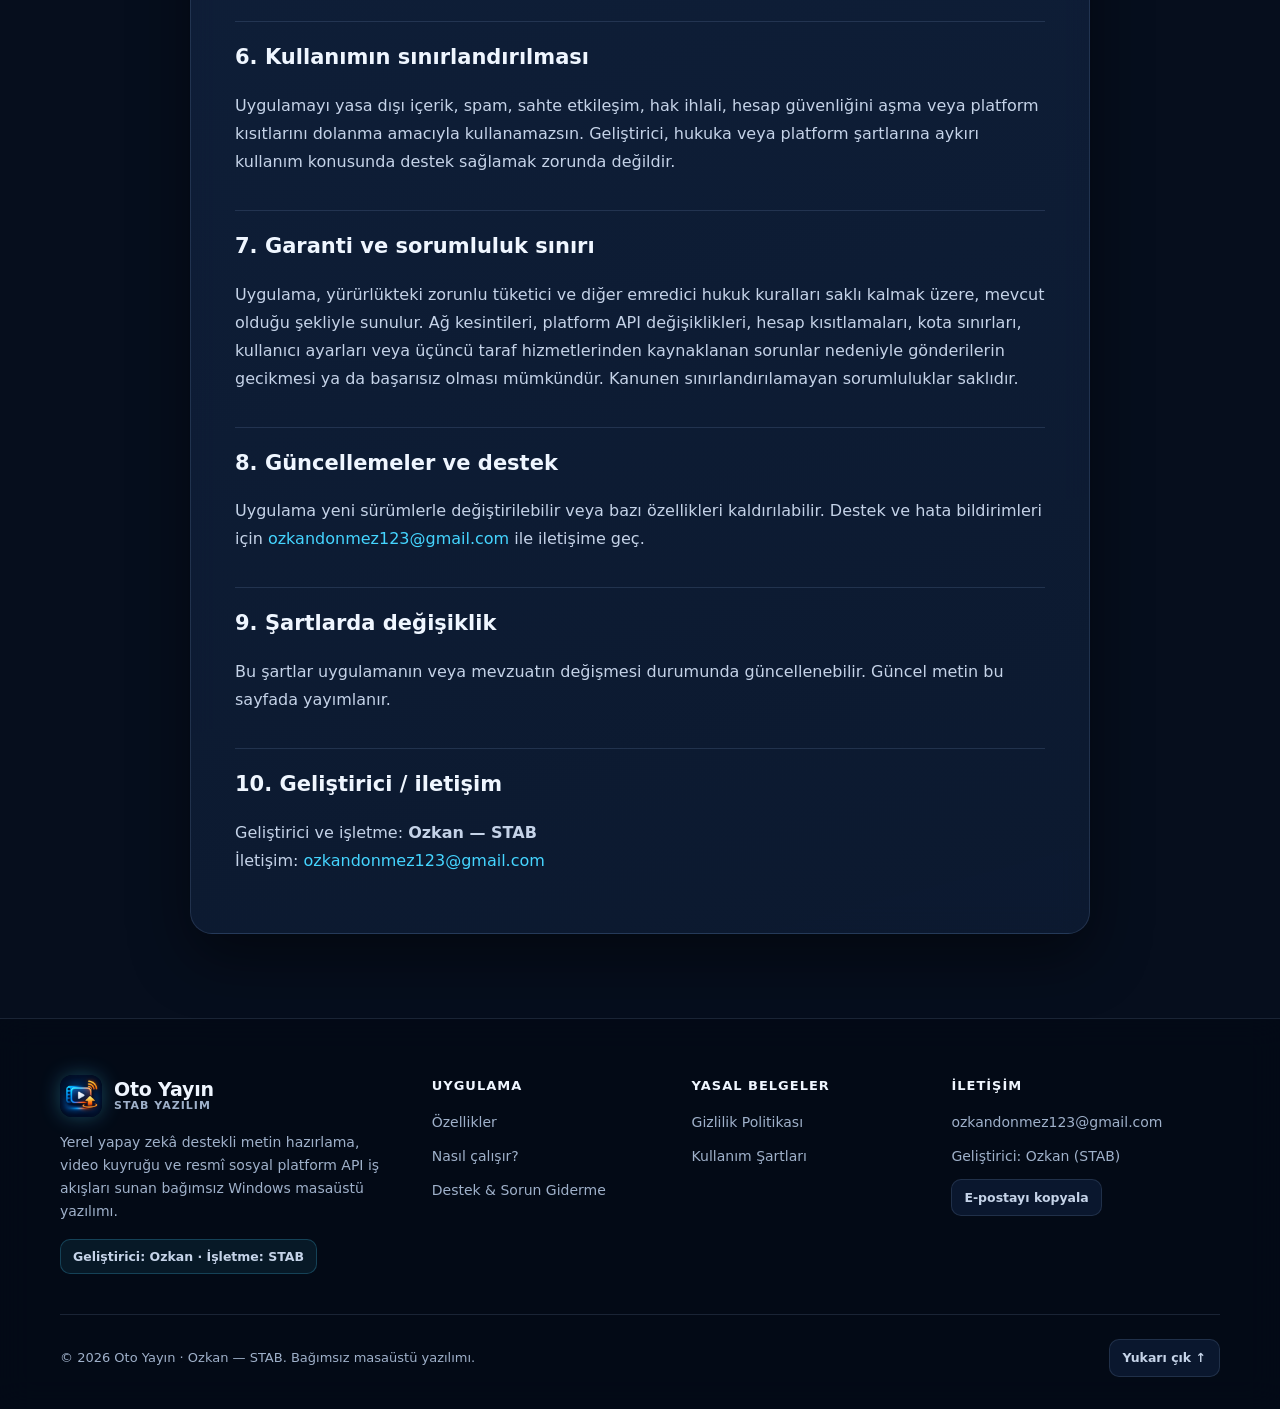
<file: terms.html>
<!doctype html>
<html lang="tr">
<head>
  <meta charset="utf-8">
  <meta name="viewport" content="width=device-width,initial-scale=1">
  <title>Kullanım Şartları — Oto Yayın | STAB</title>
  <meta name="description" content="Oto Yayın masaüstü uygulamasının kullanım şartları.">
  <link rel="icon" href="assets/oto-yayin-icon.png">
  <link rel="stylesheet" href="assets/site.css">
  <script src="assets/site.js" defer></script>
</head>
<body id="ust">
  <header class="top">
    <div class="wrap nav">
      <a class="brand" href="index.html">
        <span class="brand-icon-wrap">
          <img src="assets/oto-yayin-icon.png" alt="Oto Yayın">
        </span>
        <span class="brand-text">
          <span>Oto Yayın</span>
          <span class="brand-sub">STAB · Windows Studio</span>
        </span>
      </a>

      <nav class="nav-center" id="nav-center" aria-label="Ana gezinme">
        <a href="index.html">Ana sayfa</a>
        <a href="privacy.html">Gizlilik</a>
        <a href="terms.html" class="active">Kullanım Şartları</a>
        <a href="support.html">Destek</a>
      </nav>

      <div class="nav-actions">
        <button type="button" class="theme-toggle-btn" id="theme-toggle-btn" aria-label="Tema renk ayarlarını aç">
          <span class="theme-swatch-dot" aria-hidden="true"></span>
          <span>Tema</span>
        </button>

        <a class="nav-cta" href="index.html">Ana Sayfaya Dön</a>

        <button type="button" class="mobile-menu-btn" id="mobile-menu-btn" aria-label="Menüyü aç">
          <svg width="20" height="20" viewBox="0 0 24 24" fill="none" stroke="currentColor" stroke-width="2" stroke-linecap="round"><line x1="3" y1="6" x2="21" y2="6"/><line x1="3" y1="12" x2="21" y2="12"/><line x1="3" y1="18" x2="21" y2="18"/></svg>
        </button>

        <div class="theme-popover" id="theme-popover" role="dialog" aria-label="Tema ve renk ayarları">
          <div class="theme-pop-header">
            <span>Tema & Renk Ayarı</span>
            <button type="button" class="theme-reset-btn" id="theme-reset-btn">Sıfırla</button>
          </div>
          <span class="theme-label">Renk Paleti</span>
          <div class="theme-presets">
            <button type="button" class="preset-btn active" data-preset="cyber"><span class="preset-dots"><i style="background:#45d5ff"></i><i style="background:#ff913d"></i></span><span>Siber Turkuaz</span></button>
            <button type="button" class="preset-btn" data-preset="emerald"><span class="preset-dots"><i style="background:#10b981"></i><i style="background:#f59e0b"></i></span><span>Zümrüt Altın</span></button>
            <button type="button" class="preset-btn" data-preset="stab"><span class="preset-dots"><i style="background:#a855f7"></i><i style="background:#ec4899"></i></span><span>STAB Neon</span></button>
            <button type="button" class="preset-btn" data-preset="cobalt"><span class="preset-dots"><i style="background:#38bdf8"></i><i style="background:#818cf8"></i></span><span>Safir Buz</span></button>
          </div>
          <span class="theme-label">Arka Plan Modu</span>
          <div class="theme-modes">
            <button type="button" class="mode-btn active" data-mode="navy">Lacivert</button>
            <button type="button" class="mode-btn" data-mode="carbon">Karbon</button>
            <button type="button" class="mode-btn" data-mode="light">Aydınlık</button>
          </div>
          <label class="custom-color-row" for="custom-accent-picker">
            <span>Özel Vurgu Rengi</span>
            <input type="color" id="custom-accent-picker" value="#45d5ff">
          </label>
        </div>
      </div>
    </div>
  </header>

  <main class="wrap doc">
    <div class="doc-card reveal">
      <div class="eyebrow">Yasal bilgiler</div>
      <h1>Kullanım Şartları</h1>
      <p class="meta">Son güncelleme: 20 Kasım 2026 · STAB</p>
      <p>Bu şartlar Oto Yayın Windows masaüstü uygulamasının kullanımını düzenler. Uygulamayı kullanarak bu şartları kabul etmiş olursun.</p>

      <h2>1. Hizmetin tanımı</h2>
      <p>Oto Yayın; kullanıcının yerel video dosyalarını listelemesine, Ollama aracılığıyla metin taslakları hazırlamasına, içerikleri düzenlemesine ve desteklenen sosyal medya platformlarının resmî API'leri üzerinden video yayınlama veya taslak gönderme iş akışlarını yönetmesine yardımcı olan bir masaüstü yazılımıdır.</p>

      <h2>2. Kullanıcı sorumlulukları</h2>
      <ul>
        <li>Yüklediğin videolar, müzikler, görseller, metinler ve diğer içerikler üzerinde gerekli hak ve izinlere sahip olmalısın.</li>
        <li>İçeriklerin yürürlükteki mevzuata ve bağladığın platformların topluluk kurallarına, API şartlarına ve yayın politikalarına uygun olmalıdır.</li>
        <li>API anahtarlarını, istemci sırlarını, erişim belirteçlerini ve yerel yapılandırma dosyalarını güvenli tutmalısın.</li>
        <li>Yayın öncesinde başlık, açıklama, etiket, gizlilik, ticari içerik ve yapay zekâ bildirimi gibi ayarları kontrol etmelisin.</li>
      </ul>

      <h2>3. Üçüncü taraf platformlar</h2>
      <p>Oto Yayın, YouTube, TikTok veya Instagram'ın bir ürünü değildir ve bu şirketlerle ortaklık ya da onay ilişkisi olduğunu iddia etmez. Platform erişimi; ilgili hesabın uygunluğuna, API izinlerine, uygulama incelemesine, kotalara, teknik değişikliklere ve platformların kararlarına bağlıdır. Her özellik her hesapta veya her bölgede kullanılabilir olmayabilir.</p>

      <h2>4. Yayınlama ve zamanlama</h2>
      <p>Bir içeriğin yüklenmesi, taslak olarak gönderilmesi veya yayınlanması platformun kabulüne bağlıdır. Oto Yayın belirli bir içeriğin onaylanacağını, herkese açık olacağını, belirli bir saatte yayınlanacağını veya kesintisiz erişilebilir olacağını garanti etmez. TikTok ve Instagram için uygulama içi zamanlama, bilgisayarın ve uygulamanın çalışır durumda olmasını gerektirebilir. Platformun denetimden geçmemiş uygulamalara uyguladığı özel/yalnızca kullanıcıya görünür yayın kısıtları geçerlidir.</p>

      <h2>5. Yapay zekâ çıktıları</h2>
      <p>Ollama tarafından üretilen metinler otomatik taslaktır; hatalı, eksik veya uygunsuz olabilir. Yayınlamadan önce çıktıları kontrol etmek ve doğruluğunu sağlamak kullanıcının sorumluluğundadır.</p>

      <h2>6. Kullanımın sınırlandırılması</h2>
      <p>Uygulamayı yasa dışı içerik, spam, sahte etkileşim, hak ihlali, hesap güvenliğini aşma veya platform kısıtlarını dolanma amacıyla kullanamazsın. Geliştirici, hukuka veya platform şartlarına aykırı kullanım konusunda destek sağlamak zorunda değildir.</p>

      <h2>7. Garanti ve sorumluluk sınırı</h2>
      <p>Uygulama, yürürlükteki zorunlu tüketici ve diğer emredici hukuk kuralları saklı kalmak üzere, mevcut olduğu şekliyle sunulur. Ağ kesintileri, platform API değişiklikleri, hesap kısıtlamaları, kota sınırları, kullanıcı ayarları veya üçüncü taraf hizmetlerinden kaynaklanan sorunlar nedeniyle gönderilerin gecikmesi ya da başarısız olması mümkündür. Kanunen sınırlandırılamayan sorumluluklar saklıdır.</p>

      <h2>8. Güncellemeler ve destek</h2>
      <p>Uygulama yeni sürümlerle değiştirilebilir veya bazı özellikleri kaldırılabilir. Destek ve hata bildirimleri için <a href="mailto:ozkandonmez123@gmail.com">ozkandonmez123@gmail.com</a> ile iletişime geç.</p>

      <h2>9. Şartlarda değişiklik</h2>
      <p>Bu şartlar uygulamanın veya mevzuatın değişmesi durumunda güncellenebilir. Güncel metin bu sayfada yayımlanır.</p>

      <h2>10. Geliştirici / iletişim</h2>
      <p>Geliştirici ve işletme: <strong>Ozkan — STAB</strong><br>İletişim: <a href="mailto:ozkandonmez123@gmail.com">ozkandonmez123@gmail.com</a></p>
    </div>
  </main>

  <footer class="footer">
    <div class="wrap">
      <div class="footer-grid">
        <div class="footer-brand">
          <a class="brand" href="index.html">
            <img src="assets/oto-yayin-icon.png" alt="Oto Yayın">
            <span class="brand-text">
              <span>Oto Yayın</span>
              <span class="brand-sub">STAB Yazılım</span>
            </span>
          </a>
          <p>Yerel yapay zekâ destekli metin hazırlama, video kuyruğu ve resmî sosyal platform API iş akışları sunan bağımsız Windows masaüstü yazılımı.</p>
          <span class="dev-pill">Geliştirici: Ozkan · İşletme: STAB</span>
        </div>

        <div class="footer-col">
          <h4>Uygulama</h4>
          <ul>
            <li><a href="index.html#ozellikler">Özellikler</a></li>
            <li><a href="index.html#nasil-calisir">Nasıl çalışır?</a></li>
            <li><a href="support.html">Destek &amp; Sorun Giderme</a></li>
          </ul>
        </div>

        <div class="footer-col">
          <h4>Yasal Belgeler</h4>
          <ul>
            <li><a href="privacy.html">Gizlilik Politikası</a></li>
            <li><a href="terms.html">Kullanım Şartları</a></li>
          </ul>
        </div>

        <div class="footer-col">
          <h4>İletişim</h4>
          <ul>
            <li><a href="mailto:ozkandonmez123@gmail.com">ozkandonmez123@gmail.com</a></li>
            <li><span>Geliştirici: Ozkan (STAB)</span></li>
          </ul>
          <button type="button" class="copy-email-btn" data-copy-email="ozkandonmez123@gmail.com">
            E-postayı kopyala
          </button>
        </div>
      </div>

      <div class="footer-bottom">
        <div>© 2026 Oto Yayın · Ozkan — STAB. Bağımsız masaüstü yazılımı.</div>
        <a class="back-top-btn" href="#ust">Yukarı çık ↑</a>
      </div>
    </div>
  </footer>
</body>
</html>
</file>
<file: assets/site.css>
:root {
  /* Dinamik Tema Vurgu Renkleri (JS ile anlık değişir) */
  --cyan: #45d5ff;
  --cyan-rgb: 69, 213, 255;
  --orange: #ff913d;
  --orange-rgb: 255, 145, 61;

  /* Varsayılan Tema: Gece Lacivert */
  --bg: #060e1d;
  --bg-deep: #040914;
  --header-bg: rgba(6, 14, 29, 0.76);
  --header-scrolled: rgba(5, 11, 23, 0.92);
  --panel: rgba(14, 29, 54, 0.76);
  --panel-solid: #0f1f3a;
  --panel2: rgba(20, 40, 72, 0.82);
  --footer-bg: rgba(4, 10, 22, 0.86);
  --text: #eff6ff;
  --text-soft: #c5d3e8;
  --muted: #9fb1ca;
  --line: rgba(160, 198, 245, 0.14);
  --grid-line: rgba(145, 185, 235, 0.045);
  --shadow-heavy: rgba(0, 0, 0, 0.45);
  --max: 1160px;
  --radius-lg: 22px;
  --radius-md: 16px;
}

/* Tema Modu: Ultra Karbon (OLED Siyah) */
[data-mode="carbon"] {
  --bg: #090a0f;
  --bg-deep: #050608;
  --header-bg: rgba(9, 10, 15, 0.78);
  --header-scrolled: rgba(7, 8, 12, 0.94);
  --panel: rgba(18, 20, 28, 0.78);
  --panel-solid: #13151e;
  --panel2: rgba(26, 29, 40, 0.85);
  --footer-bg: rgba(6, 7, 10, 0.92);
  --text: #f4f6fb;
  --text-soft: #cfd5e2;
  --muted: #969fb2;
  --line: rgba(255, 255, 255, 0.1);
  --grid-line: rgba(255, 255, 255, 0.035);
}

/* Tema Modu: Aydınlık Stüdyo (Light Mode) */
[data-mode="light"] {
  --bg: #f4f7fc;
  --bg-deep: #eaf0f8;
  --header-bg: rgba(244, 247, 252, 0.82);
  --header-scrolled: rgba(255, 255, 255, 0.94);
  --panel: rgba(255, 255, 255, 0.86);
  --panel-solid: #ffffff;
  --panel2: rgba(236, 242, 251, 0.92);
  --footer-bg: rgba(235, 241, 250, 0.94);
  --text: #0f172a;
  --text-soft: #334155;
  --muted: #52627a;
  --line: rgba(15, 23, 42, 0.11);
  --grid-line: rgba(15, 23, 42, 0.045);
  --shadow-heavy: rgba(15, 23, 42, 0.12);
}

*,
*::before,
*::after {
  box-sizing: border-box;
}

html {
  scroll-behavior: smooth;
  background: var(--bg-deep);
}

body {
  margin: 0;
  min-height: 100vh;
  background: var(--bg);
  color: var(--text);
  font: 16px/1.7 "Inter", "Segoe UI", system-ui, -apple-system, sans-serif;
  overflow-x: hidden;
  position: relative;
  transition: background-color 0.35s ease, color 0.35s ease;
}

/* Arka Plan Parçacık Canvas, Aurora & Izgara */
#bg-canvas {
  position: fixed;
  inset: 0;
  width: 100%;
  height: 100%;
  z-index: 0;
  pointer-events: none;
}

.bg-aurora {
  position: fixed;
  inset: 0;
  z-index: 0;
  pointer-events: none;
  overflow: hidden;
}

.bg-aurora::before,
.bg-aurora::after {
  content: "";
  position: absolute;
  border-radius: 50%;
  filter: blur(115px);
  opacity: 0.42;
  animation: auroraFloat 18s ease-in-out infinite alternate;
}

.bg-aurora::before {
  width: 580px;
  height: 580px;
  top: -160px;
  left: -100px;
  background: radial-gradient(circle, rgba(var(--cyan-rgb), 0.42), transparent 70%);
}

.bg-aurora::after {
  width: 500px;
  height: 500px;
  top: 10%;
  right: -120px;
  background: radial-gradient(circle, rgba(var(--orange-rgb), 0.3), transparent 70%);
  animation-delay: -7s;
}

[data-mode="light"] .bg-aurora::before,
[data-mode="light"] .bg-aurora::after {
  opacity: 0.26;
}

.bg-grid {
  position: fixed;
  inset: 0;
  z-index: 0;
  pointer-events: none;
  background-image:
    linear-gradient(to right, var(--grid-line) 1px, transparent 1px),
    linear-gradient(to bottom, var(--grid-line) 1px, transparent 1px);
  background-size: 48px 48px;
  mask-image: radial-gradient(ellipse at 50% 22%, #000 35%, transparent 82%);
  -webkit-mask-image: radial-gradient(ellipse at 50% 22%, #000 35%, transparent 82%);
}

/* Üst Kaydırma İlerleme Çubuğu */
.scroll-progress {
  position: fixed;
  top: 0;
  left: 0;
  height: 3px;
  width: 0%;
  z-index: 120;
  background: linear-gradient(90deg, var(--cyan), var(--orange));
  box-shadow: 0 0 12px rgba(var(--cyan-rgb), 0.75);
  transition: width 0.08s linear;
}

header,
main,
footer {
  position: relative;
  z-index: 1;
}

a {
  color: var(--cyan);
  text-decoration: none;
  transition: color 0.2s ease, opacity 0.2s ease;
}

[data-mode="light"] a {
  color: #0284c7;
}

a:hover {
  opacity: 0.9;
}

.wrap {
  width: min(var(--max), calc(100% - 40px));
  margin: auto;
}

/* =========================================================
   GELİŞMİŞ HEADER & TEMA RENK AYARI PANELİ
   ========================================================= */
.top {
  border-bottom: 1px solid var(--line);
  background: var(--header-bg);
  backdrop-filter: blur(18px);
  -webkit-backdrop-filter: blur(18px);
  position: sticky;
  top: 0;
  z-index: 80;
  transition: background 0.3s ease, border-color 0.3s ease, box-shadow 0.3s ease;
}

.top.scrolled {
  background: var(--header-scrolled);
  border-bottom-color: rgba(var(--cyan-rgb), 0.28);
  box-shadow: 0 12px 34px var(--shadow-heavy);
}

.nav {
  height: 78px;
  display: flex;
  align-items: center;
  justify-content: space-between;
  gap: 20px;
}

.brand {
  display: flex;
  align-items: center;
  gap: 12px;
  color: var(--text) !important;
  font-weight: 800;
  font-size: 19px;
  letter-spacing: -0.2px;
}

.brand-icon-wrap {
  position: relative;
  display: grid;
  place-items: center;
}

.brand img {
  width: 42px;
  height: 42px;
  border-radius: 12px;
  box-shadow: 0 0 20px rgba(var(--cyan-rgb), 0.3);
  transition: transform 0.35s cubic-bezier(0.22, 1, 0.36, 1);
}

.brand:hover img {
  transform: rotate(-4deg) scale(1.06);
}

.brand-text {
  display: flex;
  flex-direction: column;
  line-height: 1.15;
}

.brand-sub {
  font-size: 11px;
  font-weight: 700;
  letter-spacing: 1px;
  text-transform: uppercase;
  color: var(--muted);
}

.nav-center {
  display: flex;
  align-items: center;
  gap: 6px;
  padding: 5px;
  border-radius: 14px;
  background: rgba(var(--cyan-rgb), 0.04);
  border: 1px solid var(--line);
}

.nav-center a {
  color: var(--text-soft);
  font-size: 14px;
  font-weight: 600;
  padding: 7px 14px;
  border-radius: 10px;
  transition: color 0.2s ease, background 0.2s ease, box-shadow 0.2s ease;
}

.nav-center a:hover,
.nav-center a.active {
  color: var(--text);
  background: rgba(var(--cyan-rgb), 0.14);
  box-shadow: inset 0 0 0 1px rgba(var(--cyan-rgb), 0.24);
}

.nav-actions {
  display: flex;
  align-items: center;
  gap: 10px;
  position: relative;
}

.theme-toggle-btn {
  display: inline-flex;
  align-items: center;
  gap: 8px;
  padding: 9px 14px;
  border-radius: 12px;
  background: var(--panel);
  border: 1px solid var(--line);
  color: var(--text);
  font: inherit;
  font-size: 13.5px;
  font-weight: 600;
  cursor: pointer;
  transition: border-color 0.25s ease, transform 0.2s ease, box-shadow 0.25s ease;
}

.theme-toggle-btn:hover {
  border-color: rgba(var(--cyan-rgb), 0.45);
  box-shadow: 0 6px 20px rgba(var(--cyan-rgb), 0.16);
  transform: translateY(-1px);
}

.theme-swatch-dot {
  width: 12px;
  height: 12px;
  border-radius: 50%;
  background: linear-gradient(135deg, var(--cyan), var(--orange));
  box-shadow: 0 0 8px rgba(var(--cyan-rgb), 0.7);
}

.nav-cta {
  display: inline-flex;
  align-items: center;
  gap: 7px;
  padding: 9px 16px;
  border-radius: 12px;
  background: linear-gradient(115deg, var(--cyan), rgba(var(--cyan-rgb), 0.78));
  color: #04101f !important;
  font-size: 13.5px;
  font-weight: 800;
  box-shadow: 0 6px 20px rgba(var(--cyan-rgb), 0.28);
  transition: transform 0.2s ease, box-shadow 0.2s ease;
}

.nav-cta:hover {
  transform: translateY(-1px);
  box-shadow: 0 10px 26px rgba(var(--cyan-rgb), 0.42);
}

.mobile-menu-btn {
  display: none;
  width: 40px;
  height: 40px;
  border-radius: 11px;
  background: var(--panel);
  border: 1px solid var(--line);
  color: var(--text);
  place-items: center;
  cursor: pointer;
}

/* Açılır Tema Özelleştirici Paneli */
.theme-popover {
  position: absolute;
  top: calc(100% + 12px);
  right: 0;
  width: 300px;
  padding: 18px;
  border-radius: 18px;
  background: var(--panel-solid);
  border: 1px solid rgba(var(--cyan-rgb), 0.3);
  box-shadow: 0 24px 60px var(--shadow-heavy);
  backdrop-filter: blur(20px);
  opacity: 0;
  visibility: hidden;
  transform: translateY(-8px) scale(0.98);
  transition: opacity 0.22s ease, transform 0.22s ease, visibility 0.22s ease;
  z-index: 100;
}

.theme-popover.open {
  opacity: 1;
  visibility: visible;
  transform: translateY(0) scale(1);
}

.theme-pop-header {
  display: flex;
  align-items: center;
  justify-content: space-between;
  margin-bottom: 14px;
  padding-bottom: 10px;
  border-bottom: 1px solid var(--line);
}

.theme-pop-header span {
  font-size: 13px;
  font-weight: 800;
  letter-spacing: 0.4px;
  color: var(--text);
}

.theme-reset-btn {
  background: none;
  border: none;
  color: var(--cyan);
  font-size: 12px;
  font-weight: 700;
  cursor: pointer;
  padding: 2px 6px;
  border-radius: 6px;
}

.theme-reset-btn:hover {
  background: rgba(var(--cyan-rgb), 0.12);
}

.theme-label {
  display: block;
  font-size: 11.5px;
  font-weight: 700;
  text-transform: uppercase;
  letter-spacing: 1px;
  color: var(--muted);
  margin-bottom: 8px;
}

.theme-presets {
  display: grid;
  grid-template-columns: repeat(2, 1fr);
  gap: 8px;
  margin-bottom: 16px;
}

.preset-btn {
  display: flex;
  align-items: center;
  gap: 8px;
  padding: 8px 10px;
  border-radius: 11px;
  background: rgba(var(--cyan-rgb), 0.05);
  border: 1px solid var(--line);
  color: var(--text-soft);
  font: inherit;
  font-size: 12px;
  font-weight: 600;
  cursor: pointer;
  text-align: left;
  transition: border-color 0.2s ease, background 0.2s ease;
}

.preset-btn:hover,
.preset-btn.active {
  border-color: var(--cyan);
  background: rgba(var(--cyan-rgb), 0.14);
  color: var(--text);
}

.preset-dots {
  display: inline-flex;
  align-items: center;
  flex-shrink: 0;
}

.preset-dots i {
  display: block;
  width: 11px;
  height: 11px;
  border-radius: 50%;
}

.preset-dots i + i {
  margin-left: -4px;
  border: 1.5px solid var(--panel-solid);
}

.theme-modes {
  display: grid;
  grid-template-columns: repeat(3, 1fr);
  gap: 6px;
  margin-bottom: 16px;
}

.mode-btn {
  padding: 7px 6px;
  border-radius: 10px;
  background: rgba(var(--cyan-rgb), 0.05);
  border: 1px solid var(--line);
  color: var(--text-soft);
  font: inherit;
  font-size: 11.5px;
  font-weight: 600;
  cursor: pointer;
  transition: all 0.2s ease;
}

.mode-btn:hover,
.mode-btn.active {
  border-color: var(--cyan);
  background: rgba(var(--cyan-rgb), 0.16);
  color: var(--text);
}

.custom-color-row {
  display: flex;
  align-items: center;
  justify-content: space-between;
  gap: 10px;
  padding: 8px 10px;
  border-radius: 11px;
  background: rgba(var(--cyan-rgb), 0.05);
  border: 1px solid var(--line);
}

.custom-color-row span {
  font-size: 12px;
  font-weight: 600;
  color: var(--text-soft);
}

.custom-color-row input[type="color"] {
  width: 34px;
  height: 26px;
  border: none;
  border-radius: 7px;
  background: transparent;
  cursor: pointer;
  padding: 0;
}

/* =========================================================
   GELİŞMİŞ HERO ALANI & 3D UYGULAMA KONSOLU
   ========================================================= */
.hero {
  padding: 76px 0 68px;
  display: grid;
  grid-template-columns: 1.12fr 0.88fr;
  gap: 48px;
  align-items: center;
}

.eyebrow {
  display: inline-flex;
  align-items: center;
  gap: 9px;
  color: var(--cyan);
  font-size: 12px;
  font-weight: 800;
  letter-spacing: 1.6px;
  text-transform: uppercase;
  padding: 6px 14px;
  border-radius: 999px;
  background: rgba(var(--cyan-rgb), 0.1);
  border: 1px solid rgba(var(--cyan-rgb), 0.26);
}

[data-mode="light"] .eyebrow {
  color: #0369a1;
}

.eyebrow .pulse-dot {
  width: 7px;
  height: 7px;
  border-radius: 50%;
  background: var(--cyan);
  box-shadow: 0 0 10px var(--cyan);
  animation: pulseDot 2s infinite;
}

.hero h1 {
  font-size: clamp(38px, 5.4vw, 64px);
  line-height: 1.05;
  letter-spacing: -2px;
  margin: 18px 0 22px;
}

.gradient {
  background: linear-gradient(100deg, var(--cyan) 0%, #9ab8ff 44%, var(--orange) 78%, var(--cyan) 100%);
  background-size: 220% auto;
  -webkit-background-clip: text;
  background-clip: text;
  color: transparent;
  animation: gradientShift 7s linear infinite;
}

.lead {
  color: var(--text-soft);
  font-size: 18px;
  line-height: 1.72;
  max-width: 640px;
  margin: 0;
}

.actions {
  display: flex;
  gap: 14px;
  flex-wrap: wrap;
  margin-top: 28px;
}

.btn {
  position: relative;
  display: inline-flex;
  align-items: center;
  gap: 9px;
  padding: 13px 22px;
  border-radius: 13px;
  background: linear-gradient(115deg, var(--cyan), rgba(var(--cyan-rgb), 0.78));
  color: #04101f !important;
  font-weight: 800;
  font-size: 15px;
  border: 1px solid rgba(255, 255, 255, 0.28);
  box-shadow: 0 10px 28px rgba(var(--cyan-rgb), 0.28);
  overflow: hidden;
  transition: transform 0.25s cubic-bezier(0.22, 1, 0.36, 1), box-shadow 0.25s ease;
}

.btn::after {
  content: "";
  position: absolute;
  top: 0;
  left: -120%;
  width: 80%;
  height: 100%;
  background: linear-gradient(90deg, transparent, rgba(255, 255, 255, 0.4), transparent);
  transform: skewX(-20deg);
  transition: left 0.65s ease;
}

.btn:hover {
  transform: translateY(-2px);
  box-shadow: 0 16px 36px rgba(var(--cyan-rgb), 0.42);
}

.btn:hover::after {
  left: 150%;
}

.btn.secondary {
  background: var(--panel2);
  color: var(--text) !important;
  border: 1px solid var(--line);
  box-shadow: 0 8px 24px var(--shadow-heavy);
  backdrop-filter: blur(10px);
}

.btn.secondary:hover {
  border-color: rgba(var(--cyan-rgb), 0.4);
  box-shadow: 0 12px 28px var(--shadow-heavy);
}

/* Desteklenen Platform Şeridi */
.platform-strip {
  display: flex;
  align-items: center;
  gap: 10px;
  flex-wrap: wrap;
  margin-top: 26px;
}

.platform-pill {
  display: inline-flex;
  align-items: center;
  gap: 7px;
  padding: 6px 12px;
  border-radius: 10px;
  background: var(--panel);
  border: 1px solid var(--line);
  font-size: 12.5px;
  font-weight: 600;
  color: var(--text-soft);
}

.platform-pill .dot {
  width: 6px;
  height: 6px;
  border-radius: 50%;
  background: var(--cyan);
}

.platform-pill .dot.orange {
  background: var(--orange);
}

.mini {
  font-size: 12.5px;
  color: var(--muted);
  margin-top: 16px;
  max-width: 580px;
}

/* Hero Sağ Sahne: 3D Masaüstü İş Akışı Konsolu */
.hero-stage {
  position: relative;
  display: flex;
  align-items: center;
  justify-content: center;
  padding: 16px;
  perspective: 1100px;
}

.hero-orb-glow {
  position: absolute;
  width: 340px;
  height: 340px;
  border-radius: 50%;
  background: radial-gradient(
    circle,
    rgba(var(--cyan-rgb), 0.28) 0%,
    rgba(var(--orange-rgb), 0.18) 52%,
    transparent 74%
  );
  filter: blur(32px);
  z-index: 0;
  animation: floatSlow 6s ease-in-out infinite;
}

.signal-ring {
  position: absolute;
  width: 320px;
  height: 320px;
  border-radius: 50%;
  border: 1px solid rgba(var(--cyan-rgb), 0.22);
  pointer-events: none;
  animation: pulseRing 4.8s cubic-bezier(0.16, 1, 0.3, 1) infinite;
}

.signal-ring.r2 {
  border-color: rgba(var(--orange-rgb), 0.22);
  animation-delay: 2.4s;
}

.hero-console {
  position: relative;
  z-index: 2;
  width: 100%;
  max-width: 440px;
  border-radius: 26px;
  background: linear-gradient(155deg, var(--panel2), var(--panel));
  border: 1px solid rgba(var(--cyan-rgb), 0.28);
  box-shadow:
    0 32px 80px var(--shadow-heavy),
    inset 0 1px 0 rgba(255, 255, 255, 0.12);
  backdrop-filter: blur(18px);
  padding: 20px;
  transform-style: preserve-3d;
  transition: transform 0.18s ease-out, box-shadow 0.3s ease;
  animation: floatSlow 6.5s ease-in-out infinite;
}

.console-topbar {
  display: flex;
  align-items: center;
  justify-content: space-between;
  padding-bottom: 14px;
  margin-bottom: 16px;
  border-bottom: 1px solid var(--line);
}

.console-dots {
  display: flex;
  gap: 6px;
}

.console-dots span {
  width: 10px;
  height: 10px;
  border-radius: 50%;
  background: rgba(var(--cyan-rgb), 0.35);
}

.console-dots span:first-child {
  background: var(--orange);
}

.console-dots span:nth-child(2) {
  background: var(--cyan);
}

.console-title {
  font-size: 12px;
  font-weight: 700;
  color: var(--muted);
  letter-spacing: 0.4px;
}

.console-hero-row {
  display: flex;
  align-items: center;
  gap: 16px;
  padding: 14px;
  border-radius: 18px;
  background: rgba(var(--cyan-rgb), 0.06);
  border: 1px solid rgba(var(--cyan-rgb), 0.18);
  margin-bottom: 14px;
}

.hero-art {
  width: 78px;
  height: 78px;
  border-radius: 20px;
  flex-shrink: 0;
  box-shadow: 0 12px 28px rgba(0, 0, 0, 0.35);
}

.console-app-meta strong {
  display: block;
  font-size: 16px;
  color: var(--text);
}

.console-app-meta span {
  display: block;
  font-size: 12.5px;
  color: var(--muted);
  margin-top: 2px;
}

.console-status-tag {
  display: inline-flex;
  align-items: center;
  gap: 6px;
  margin-top: 8px;
  padding: 3px 9px;
  border-radius: 999px;
  font-size: 11px;
  font-weight: 700;
  color: var(--cyan);
  background: rgba(var(--cyan-rgb), 0.12);
  border: 1px solid rgba(var(--cyan-rgb), 0.25);
}

.console-queue {
  display: grid;
  gap: 10px;
}

.queue-item {
  display: flex;
  align-items: center;
  justify-content: space-between;
  gap: 12px;
  padding: 11px 14px;
  border-radius: 14px;
  background: rgba(var(--cyan-rgb), 0.04);
  border: 1px solid var(--line);
  font-size: 13px;
}

.queue-item-left {
  display: flex;
  flex-direction: column;
}

.queue-item-left b {
  color: var(--text);
  font-size: 13px;
}

.queue-item-left small {
  color: var(--muted);
  font-size: 11.5px;
}

.queue-badge {
  padding: 4px 10px;
  border-radius: 8px;
  font-size: 11px;
  font-weight: 800;
  white-space: nowrap;
}

.queue-badge.ready {
  color: var(--cyan);
  background: rgba(var(--cyan-rgb), 0.14);
  border: 1px solid rgba(var(--cyan-rgb), 0.28);
}

.queue-badge.api {
  color: var(--orange);
  background: rgba(var(--orange-rgb), 0.14);
  border: 1px solid rgba(var(--orange-rgb), 0.28);
}

/* =========================================================
   BÖLÜMLER, KARTLAR VE ADIMLAR
   ========================================================= */
.section {
  padding: 48px 0 80px;
}

.section h2 {
  font-size: clamp(28px, 3.6vw, 36px);
  letter-spacing: -0.8px;
  margin: 14px 0 12px;
}

.section-intro {
  color: var(--muted);
  max-width: 720px;
  margin: 0 0 34px;
  font-size: 16.5px;
}

.grid {
  display: grid;
  grid-template-columns: repeat(3, 1fr);
  gap: 18px;
}

.card {
  --mouse-x: 50%;
  --mouse-y: 50%;
  position: relative;
  background: linear-gradient(155deg, var(--panel2), var(--panel));
  border: 1px solid var(--line);
  border-radius: var(--radius-lg);
  padding: 26px;
  overflow: hidden;
  backdrop-filter: blur(12px);
  transition: transform 0.3s cubic-bezier(0.22, 1, 0.36, 1), border-color 0.3s ease, box-shadow 0.3s ease;
}

.card::before {
  content: "";
  position: absolute;
  inset: 0;
  background: radial-gradient(
    420px circle at var(--mouse-x) var(--mouse-y),
    rgba(var(--cyan-rgb), 0.15),
    rgba(var(--orange-rgb), 0.06) 45%,
    transparent 75%
  );
  opacity: 0;
  transition: opacity 0.35s ease;
  pointer-events: none;
}

.card:hover {
  transform: translateY(-5px);
  border-color: rgba(var(--cyan-rgb), 0.4);
  box-shadow: 0 20px 44px var(--shadow-heavy);
}

.card:hover::before {
  opacity: 1;
}

.card-head {
  display: flex;
  align-items: center;
  justify-content: space-between;
  gap: 12px;
  margin-bottom: 12px;
}

.card .num {
  color: var(--orange);
  font-size: 12.5px;
  font-weight: 800;
  letter-spacing: 1px;
}

.card-icon {
  width: 38px;
  height: 38px;
  border-radius: 11px;
  display: grid;
  place-items: center;
  background: rgba(var(--cyan-rgb), 0.1);
  border: 1px solid rgba(var(--cyan-rgb), 0.24);
  color: var(--cyan);
  transition: transform 0.3s ease, background 0.3s ease, color 0.3s ease;
}

.card:hover .card-icon {
  transform: scale(1.08);
  background: rgba(var(--orange-rgb), 0.14);
  border-color: rgba(var(--orange-rgb), 0.35);
  color: var(--orange);
}

.card h3 {
  margin: 6px 0 10px;
  font-size: 19px;
  letter-spacing: -0.2px;
}

.card p {
  margin: 0;
  color: var(--muted);
  font-size: 15px;
  line-height: 1.65;
}

/* 4 Adımlı Akış Zaman Çizelgesi */
.steps-wrap {
  position: relative;
}

.steps-track {
  position: absolute;
  top: 28px;
  left: 6%;
  right: 6%;
  height: 2px;
  background: var(--line);
  overflow: hidden;
  z-index: 0;
}

.steps-track::after {
  content: "";
  position: absolute;
  top: 0;
  left: -35%;
  width: 35%;
  height: 100%;
  background: linear-gradient(90deg, transparent, var(--cyan), var(--orange), transparent);
  animation: beamFlow 3.8s linear infinite;
}

.steps {
  position: relative;
  z-index: 1;
  display: grid;
  grid-template-columns: repeat(4, 1fr);
  gap: 16px;
}

.step {
  --mouse-x: 50%;
  --mouse-y: 50%;
  position: relative;
  padding: 22px;
  border-radius: var(--radius-md);
  background: linear-gradient(160deg, var(--panel2), var(--panel));
  border: 1px solid var(--line);
  backdrop-filter: blur(12px);
  overflow: hidden;
  transition: transform 0.28s ease, border-color 0.28s ease, box-shadow 0.28s ease;
}

.step::before {
  content: "";
  position: absolute;
  inset: 0;
  background: radial-gradient(
    280px circle at var(--mouse-x) var(--mouse-y),
    rgba(var(--cyan-rgb), 0.14),
    transparent 70%
  );
  opacity: 0;
  transition: opacity 0.3s ease;
  pointer-events: none;
}

.step:hover,
.step.is-active {
  transform: translateY(-4px);
  border-color: rgba(var(--cyan-rgb), 0.45);
  box-shadow: 0 16px 36px var(--shadow-heavy);
}

.step:hover::before,
.step.is-active::before {
  opacity: 1;
}

.step b {
  display: inline-flex;
  align-items: center;
  gap: 8px;
  color: var(--cyan);
  font-size: 12.5px;
  letter-spacing: 0.8px;
  padding: 4px 10px;
  border-radius: 8px;
  background: rgba(var(--cyan-rgb), 0.12);
  border: 1px solid rgba(var(--cyan-rgb), 0.24);
  margin-bottom: 12px;
}

[data-mode="light"] .step b {
  color: #0369a1;
}

.step p {
  margin: 0;
  color: var(--text-soft);
  font-size: 15px;
  line-height: 1.6;
}

/* Uyarı / Bilgi Kutuları */
.notice {
  position: relative;
  border: 1px solid rgba(var(--orange-rgb), 0.38);
  background: linear-gradient(135deg, rgba(var(--orange-rgb), 0.12), var(--panel));
  border-radius: var(--radius-md);
  padding: 20px 22px;
  color: var(--text-soft);
  backdrop-filter: blur(10px);
  box-shadow: 0 12px 32px var(--shadow-heavy);
}

.notice strong {
  color: var(--orange);
}

/* =========================================================
   GELİŞMİŞ ÇOK SÜTUNLU FOOTER
   ========================================================= */
.footer {
  border-top: 1px solid var(--line);
  background: var(--footer-bg);
  backdrop-filter: blur(16px);
  padding: 56px 0 32px;
  color: var(--muted);
  font-size: 14px;
}

.footer-grid {
  display: grid;
  grid-template-columns: 1.5fr 1fr 1fr 1.2fr;
  gap: 36px;
  padding-bottom: 40px;
  border-bottom: 1px solid var(--line);
}

.footer-brand p {
  margin: 14px 0 16px;
  color: var(--muted);
  line-height: 1.65;
  max-width: 340px;
}

.dev-pill {
  display: inline-flex;
  align-items: center;
  gap: 8px;
  padding: 6px 12px;
  border-radius: 10px;
  background: rgba(var(--cyan-rgb), 0.08);
  border: 1px solid rgba(var(--cyan-rgb), 0.22);
  color: var(--text-soft);
  font-size: 12.5px;
  font-weight: 700;
}

.footer-col h4 {
  margin: 0 0 14px;
  font-size: 13px;
  font-weight: 800;
  text-transform: uppercase;
  letter-spacing: 1px;
  color: var(--text);
}

.footer-col ul {
  list-style: none;
  margin: 0;
  padding: 0;
  display: grid;
  gap: 10px;
}

.footer-col a {
  color: var(--muted);
  font-weight: 500;
  transition: color 0.2s ease, transform 0.2s ease;
  display: inline-block;
}

.footer-col a:hover {
  color: var(--cyan);
  transform: translateX(3px);
}

.copy-email-btn {
  margin-top: 10px;
  display: inline-flex;
  align-items: center;
  gap: 7px;
  padding: 7px 12px;
  border-radius: 10px;
  background: var(--panel);
  border: 1px solid var(--line);
  color: var(--text-soft);
  font: inherit;
  font-size: 12.5px;
  font-weight: 600;
  cursor: pointer;
  transition: border-color 0.2s ease, color 0.2s ease;
}

.copy-email-btn:hover {
  border-color: var(--cyan);
  color: var(--cyan);
}

.footer-bottom {
  padding-top: 24px;
  display: flex;
  justify-content: space-between;
  align-items: center;
  gap: 16px;
  flex-wrap: wrap;
  font-size: 13px;
}

.back-top-btn {
  display: inline-flex;
  align-items: center;
  gap: 6px;
  padding: 7px 13px;
  border-radius: 10px;
  background: var(--panel);
  border: 1px solid var(--line);
  color: var(--text-soft) !important;
  font-size: 12.5px;
  font-weight: 600;
}

.back-top-btn:hover {
  border-color: var(--cyan);
  color: var(--cyan) !important;
}

/* =========================================================
   YASAL & DESTEK DOKÜMAN SAYFALARI (.doc)
   ========================================================= */
.doc {
  max-width: 900px;
  padding: 58px 0 84px;
}

.doc-card {
  background: linear-gradient(165deg, var(--panel2), var(--panel));
  border: 1px solid var(--line);
  border-radius: var(--radius-lg);
  padding: 42px 44px;
  backdrop-filter: blur(14px);
  box-shadow: 0 24px 60px var(--shadow-heavy);
}

.doc h1 {
  font-size: clamp(32px, 4.8vw, 46px);
  line-height: 1.14;
  letter-spacing: -1px;
  margin: 14px 0 10px;
}

.doc h2 {
  font-size: 21px;
  color: var(--text);
  margin: 34px 0 10px;
  padding-top: 18px;
  border-top: 1px solid var(--line);
}

.doc p,
.doc li {
  color: var(--text-soft);
  line-height: 1.75;
}

.doc .meta {
  color: var(--cyan);
  font-size: 13.5px;
  font-weight: 600;
  margin-bottom: 22px;
}

.doc ul {
  padding-left: 22px;
}

.doc li {
  margin-bottom: 8px;
}

.doc code {
  background: rgba(var(--cyan-rgb), 0.14);
  color: var(--cyan);
  padding: 2px 7px;
  border-radius: 6px;
  font-size: 0.92em;
  border: 1px solid rgba(var(--cyan-rgb), 0.24);
}

[data-mode="light"] .doc code {
  color: #0369a1;
}

.support-box {
  margin: 22px 0 28px;
  padding: 24px;
  background: rgba(var(--cyan-rgb), 0.06);
  border: 1px solid rgba(var(--cyan-rgb), 0.24);
  border-radius: var(--radius-md);
}

.support-box h2 {
  margin-top: 0;
  padding-top: 0;
  border-top: none;
}

/* Destek Sayfası Akordeon */
.faq-list {
  display: grid;
  gap: 12px;
  margin: 16px 0 28px;
}

.faq-item {
  border-radius: 14px;
  background: var(--panel);
  border: 1px solid var(--line);
  overflow: hidden;
  transition: border-color 0.25s ease;
}

.faq-item[open],
.faq-item:hover {
  border-color: rgba(var(--cyan-rgb), 0.4);
}

.faq-item summary {
  list-style: none;
  cursor: pointer;
  padding: 16px 20px;
  font-weight: 700;
  color: var(--text);
  display: flex;
  align-items: center;
  justify-content: space-between;
  gap: 14px;
}

.faq-item summary::-webkit-details-marker {
  display: none;
}

.faq-item summary::after {
  content: "+";
  font-size: 20px;
  font-weight: 400;
  color: var(--cyan);
  transition: transform 0.25s ease;
}

.faq-item[open] summary::after {
  transform: rotate(45deg);
  color: var(--orange);
}

.faq-item p {
  margin: 0;
  padding: 0 20px 18px;
  color: var(--text-soft);
}

/* Scroll Reveal */
.reveal {
  opacity: 0;
  transform: translateY(24px);
  transition:
    opacity 0.7s cubic-bezier(0.22, 1, 0.36, 1) var(--delay, 0s),
    transform 0.7s cubic-bezier(0.22, 1, 0.36, 1) var(--delay, 0s);
}

.reveal.is-visible {
  opacity: 1;
  transform: translateY(0);
}

/* Keyframes */
@keyframes auroraFloat {
  0% {
    transform: translate3d(0, 0, 0) scale(1);
  }
  100% {
    transform: translate3d(45px, 35px, 0) scale(1.12);
  }
}

@keyframes floatSlow {
  0%, 100% {
    transform: translateY(0px);
  }
  50% {
    transform: translateY(-9px);
  }
}

@keyframes pulseRing {
  0% {
    transform: scale(0.86);
    opacity: 0.72;
  }
  100% {
    transform: scale(1.42);
    opacity: 0;
  }
}

@keyframes pulseDot {
  0%, 100% {
    transform: scale(1);
    opacity: 1;
  }
  50% {
    transform: scale(1.45);
    opacity: 0.55;
  }
}

@keyframes gradientShift {
  0% {
    background-position: 0% 50%;
  }
  100% {
    background-position: 220% 50%;
  }
}

@keyframes beamFlow {
  0% {
    left: -35%;
  }
  100% {
    left: 110%;
  }
}

/* Duyarlı Tasarım */
@media (max-width: 960px) {
  .hero {
    grid-template-columns: 1fr;
    padding: 52px 0 44px;
    gap: 36px;
  }
  .hero-console {
    max-width: 480px;
  }
  .grid {
    grid-template-columns: repeat(2, 1fr);
  }
  .steps {
    grid-template-columns: repeat(2, 1fr);
  }
  .steps-track {
    display: none;
  }
  .footer-grid {
    grid-template-columns: 1fr 1fr;
  }
}

@media (max-width: 720px) {
  .nav-center {
    display: none;
    position: absolute;
    top: calc(100% + 10px);
    left: 20px;
    right: 20px;
    flex-direction: column;
    align-items: stretch;
    background: var(--panel-solid);
    padding: 12px;
    box-shadow: 0 20px 50px var(--shadow-heavy);
  }
  .nav-center.open {
    display: flex;
  }
  .mobile-menu-btn {
    display: grid;
  }
  .nav-cta {
    display: none;
  }
  .theme-popover {
    right: -46px;
  }
}

@media (max-width: 580px) {
  .grid,
  .steps,
  .footer-grid {
    grid-template-columns: 1fr;
  }
  .doc-card {
    padding: 26px 20px;
  }
  .wrap {
    width: min(var(--max), calc(100% - 28px));
  }
}

@media (prefers-reduced-motion: reduce) {
  *,
  *::before,
  *::after {
    animation-duration: 0.01ms !important;
    animation-iteration-count: 1 !important;
    transition-duration: 0.01ms !important;
    scroll-behavior: auto !important;
  }
  .reveal {
    opacity: 1;
    transform: none;
  }
}
</file>
